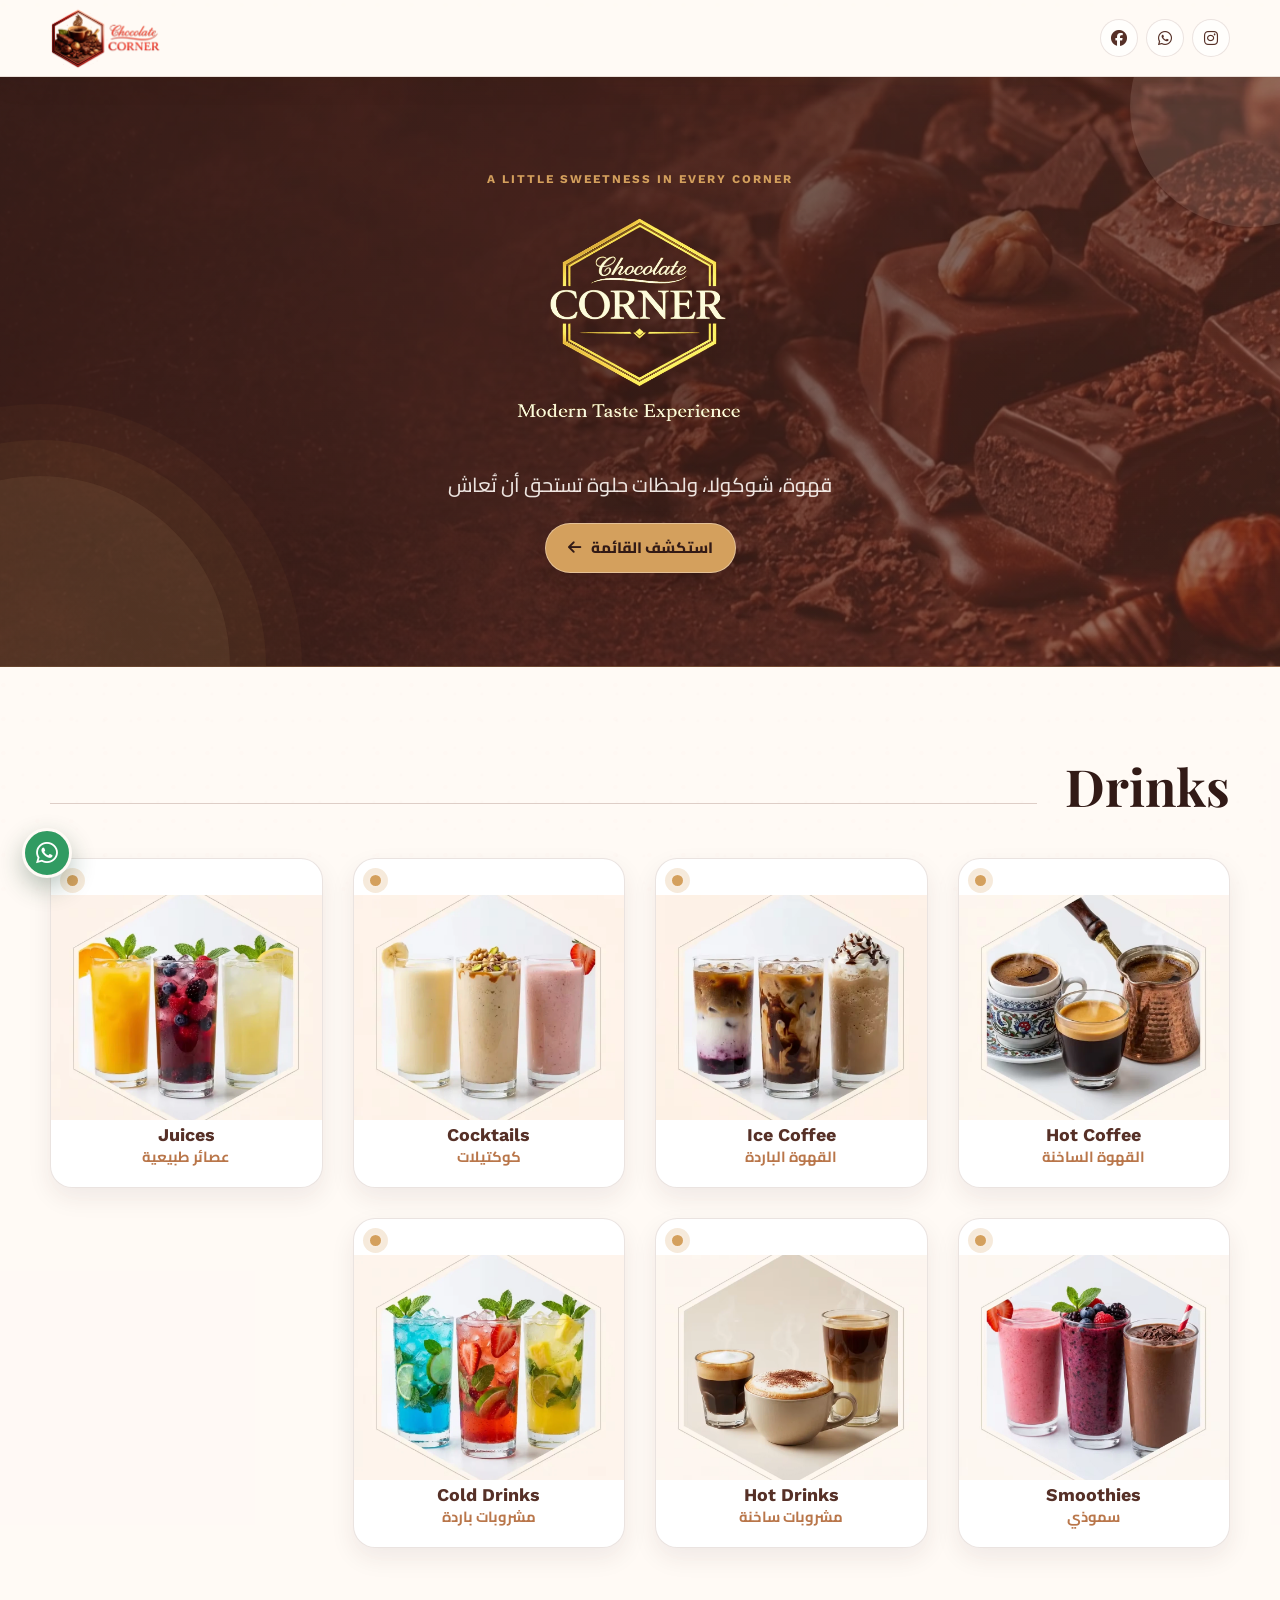
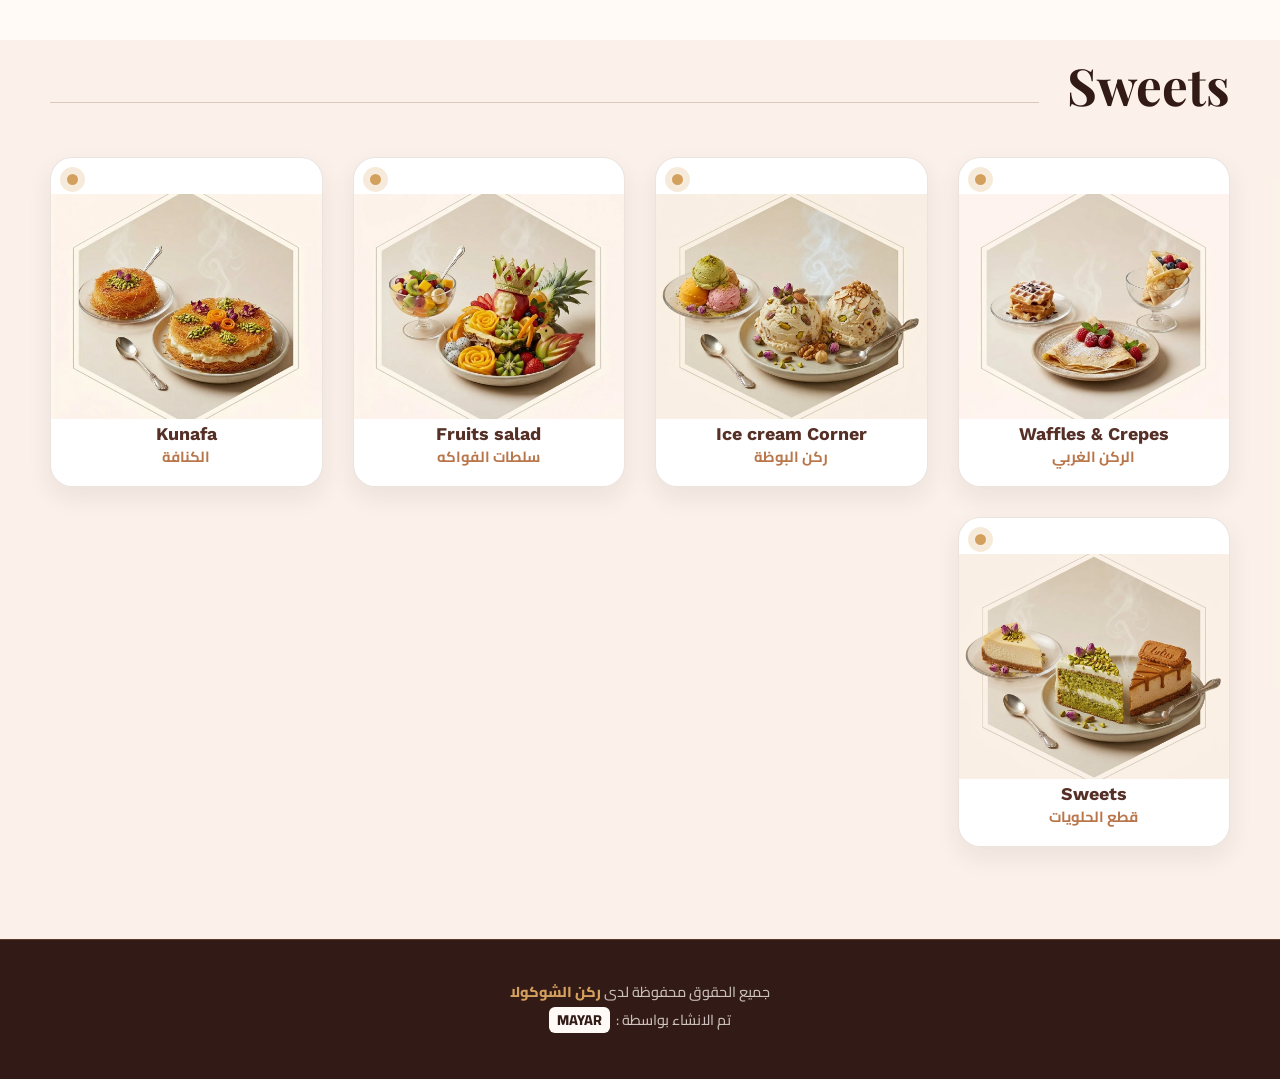
<file: index.html>
<!doctype html>
<html lang="ar">

<head>
  <meta charset="UTF-8" />
  <meta name="viewport" content="width=device-width, initial-scale=1.0" />
  <title>Chocolate Corner | Menu</title>
  <link rel="stylesheet" href="https://cdnjs.cloudflare.com/ajax/libs/font-awesome/6.7.2/css/all.min.css"
    integrity="sha512-Evv84Mr4kqVGRNSgIGL/F/aIDqQb7xQ2vcrdIwxfjThSH8CSR7PBEakCr51Ck+w+/U6swU2Im1vVX0SVk9ABhg=="
    crossorigin="anonymous" referrerpolicy="no-referrer" />
  <link rel="stylesheet" href="css/normalize.css" />
  <link rel="stylesheet" href="css/style.css" />
  <link rel="icon" href="images/logo.webp" />
  <link rel="preconnect" href="https://fonts.googleapis.com">
  <link rel="preconnect" href="https://fonts.gstatic.com" crossorigin>
  <link href="https://fonts.googleapis.com/css2?family=Cairo:wght@300;400;500;600;700;800&family=Gveret+Levin&family=Playfair+Display:ital,wght@0,400;0,500;0,600;0,700;1,400;1,500;1,600&family=Work+Sans:wght@400;500;600;700&display=swap" rel="stylesheet">
</head>

<body>
  <header>
    <div class="container">
      <a href="index.html" class="logo">
        <img src="images/header-logo.webp" alt="logo" />
      </a>

      <div class="social">
        <a href="https://www.facebook.com/profile.php?id=100057053096693" target="_blank"><i class="fa-brands fa-facebook face"></i></a>
        <a href="https://wa.me/+963956229001" target="_blank"><i class="fa-brands fa-whatsapp whats"></i></a>
        <a href="https://www.instagram.com/1chocolate_corner/" target="_blank"><i class="fa-brands fa-instagram insta"></i></a>
      </div>
    </div>
  </header>
  <section class="interface">
    <div class="container">
      <div class="hero-content">
        <span class="hero-kicker">A little sweetness in every corner</span>
        <img src="images/interface-logo.webp" alt="Chocolate Corner" />
        <p>قهوة، شوكولا، ولحظات حلوة تستحق أن تُعاش</p>
        <a class="hero-cta" href="#menu">استكشف القائمة <i class="fa-solid fa-arrow-left"></i></a>
      </div>
    </div>
  </section>
  <section class="ours" id="menu">
    <div class="sub">
    <h2>Drinks</h2>
    <hr>
    </div>
    <div class="container">
      <div class="all">
        <a href="drinks/hot.html">
          <div class="drink">
            <img src="images/hot-coffee.webp" alt="hot coffee" loading="lazy" />
            <h3>Hot Coffee</h3>
            <h3>القهوة الساخنة</h3>
          </div>
        </a>
        <a href="drinks/cold.html">
          <div class="drink">
            <img src="images/cold-coffee.webp" alt="" loading="lazy" />
            <h3>Ice Coffee</h3>
            <h3>القهوة الباردة</h3>
          </div>
        </a>
        <a href="drinks/koktil.html">
          <div class="drink">
            <img src="images/koktils.webp" alt="" loading="lazy" />
            <h3>Cocktails</h3>
            <h3>كوكتيلات</h3>
          </div>
        </a>
        <a href="drinks/juices.html">
          <div class="drink">
            <img src="images/juices.webp" alt="" loading="lazy" />
            <h3>Juices</h3>
            <h3>عصائر طبيعية</h3>
          </div>
        </a>
        <a href="drinks/smooze.html">
          <div class="drink">
            <img src="images/smoothie.webp" alt="" loading="lazy" />
            <h3>Smoothies</h3>
            <h3>سموذي</h3>
          </div>
        </a>
        <a href="drinks/hot-drinks.html">
          <div class="drink">
            <img src="images/hot-drinks.webp" alt="" loading="lazy" />
            <h3>Hot Drinks</h3>
            <h3>مشروبات ساخنة</h3>
          </div>
        </a>
        <a href="drinks/cold-drinks.html">
          <div class="drink">
            <img src="images/cold-drinks.webp" alt="" loading="lazy" />
            <h3>Cold Drinks</h3>
            <h3>مشروبات باردة</h3>
          </div>
        </a>
        
      </div>
    </div>
  </section>
  <section class="ours">
    <div class="sub">
    <h2>Sweets</h2>
    <hr>
    </div>
    <div class="container">
      <div class="all">
        <a href="drinks/freash.html">
          <div class="drink">
            <img src="images/waffles.webp" alt="hot coffee" loading="lazy" />
            <h3>Waffles & Crepes</h3>
            <h3>الركن الغربي</h3>
          </div>
        </a>
        <a href="drinks/ice.html">
          <div class="drink">
            <img src="images/ice-creams.webp" alt="" loading="lazy" />
            <h3>Ice cream Corner</h3>
            <h3>ركن البوظة</h3>
          </div>
        </a>
        <a href="drinks/milk.html">
          <div class="drink">
            <img src="images/fruit-salad.webp" alt="" loading="lazy" />
            <h3>Fruits salad</h3>
            <h3>سلطات الفواكه</h3>
          </div>
        </a>
        <a href="drinks/salad.html">
          <div class="drink">
            <img src="images/kunafa.webp" alt="" loading="lazy" />
            <h3>Kunafa</h3>
            <h3>الكنافة</h3>
          </div>
        </a>
        <a href="drinks/sweets.html">
          <div class="drink">
            <img src="images/sweet.webp" alt="" loading="lazy" />
            <h3>Sweets</h3>
            <h3>قطع الحلويات</h3>
          </div>
        </a>
        
      </div>
    </div>
  </section>
  <footer>
    
    <p>جميع الحقوق محفوظة لدى <span>ركن الشوكولا</span></p>
    <p>تم الانشاء بواسطة :<span><a href="https://wa.me/+963968236616" target="_blank">MAYAR</a></span></p>

  </footer>
  <a class="whatsapp" href="https://wa.me/+963956229001" class="whatsapp" aria-label="تواصل معنا عبر واتساب" target="_blank">
    <i class="fa-brands fa-whatsapp"></i>
  </a>


</body>


</html>
</file>
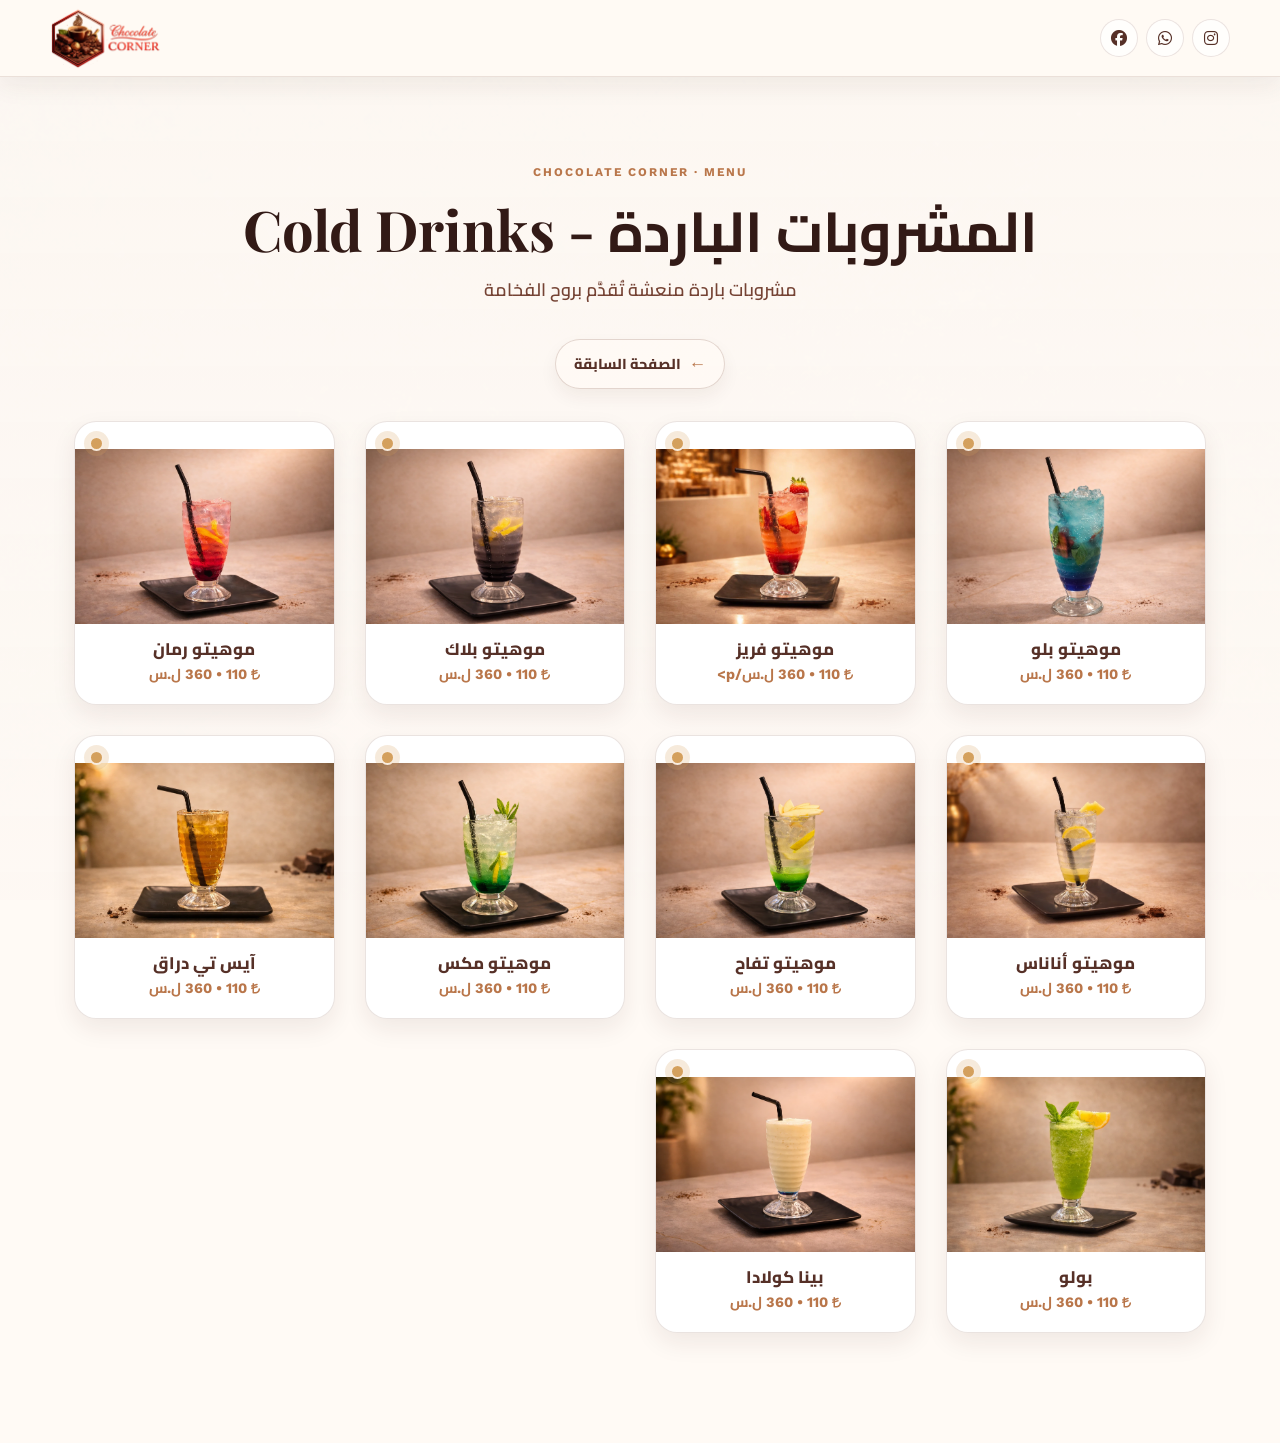
<file: drinks/cold-drinks.html>
<!DOCTYPE html>
<html lang="en">
<head>
    <meta charset="UTF-8">
    <meta name="viewport" content="width=device-width, initial-scale=1.0">
    <title>Cold Drinks</title>
      <link rel="stylesheet" href="https://cdnjs.cloudflare.com/ajax/libs/font-awesome/6.7.2/css/all.min.css"
        integrity="sha512-Evv84Mr4kqVGRNSgIGL/F/aIDqQb7xQ2vcrdIwxfjThSH8CSR7PBEakCr51Ck+w+/U6swU2Im1vVX0SVk9ABhg=="
        crossorigin="anonymous" referrerpolicy="no-referrer" />
    <link rel="stylesheet" href="css/drinks.css">
    <link rel="icon" href="../images/hot-coffee.webp">
</head>
<body>
    <img class="back" src="../images/types-background.webp">
    <header>
        <div class="container">
            <a href="../index.html" class="logo">
               <img src="../images/header-logo.webp" alt="logo" />
              
            </a>

        <div class="social"> 
             <a href="https://www.facebook.com/profile.php?id=100057053096693" target="_blank"><i class="fa-brands fa-facebook face"></i></a>
        <a href="https://wa.me/+963956229001" target="_blank"><i class="fa-brands fa-whatsapp whats"></i></a>
        <a href="https://www.instagram.com/1chocolate_corner/" target="_blank"><i class="fa-brands fa-instagram insta"></i></a>
        </div>
      </div>
    </header>
    <div class="head">
        <div>
            <h1>المشروبات الباردة - Cold Drinks</h1>
           
        </div>
        <p>مشروبات باردة منعشة تُقدَّم بروح الفخامة</p>
    </div>
    <section class="types">
    <a href="../index.html">الصفحة السابقة</a>

<div class="container">





<div class="type">
    <img src="../images/imgs/mohito-blue.webp" alt="" loading="lazy">
    <h2>موهيتو بلو</h2>
    <p> <i class="fa-solid fa-turkish-lira-sign"></i> 110  •  360 ل.س</p>
</div>

<div class="type">
    <img src="../images/imgs/strubery-mohito.webp" alt="" loading="lazy">
    <h2>موهيتو فريز</h2>
     <p> <i class="fa-solid fa-turkish-lira-sign"></i> 110  •  360 ل.س/p>
</div>

<div class="type">
    <img src="../images/imgs/mohito-black.webp" alt="" loading="lazy">
    <h2>موهيتو بلاك</h2>
    <p> <i class="fa-solid fa-turkish-lira-sign"></i> 110  •  360 ل.س</p>
</div>

<div class="type">
    <img src="../images/imgs/mohito-rman.webp" alt="" loading="lazy">
    <h2>موهيتو رمان</h2>
    <p> <i class="fa-solid fa-turkish-lira-sign"></i> 110  •  360 ل.س</p>
</div>

<div class="type">
    <img src="../images/imgs/mohito-ananas.webp" alt="" loading="lazy">
    <h2>موهيتو أناناس</h2>
    <p> <i class="fa-solid fa-turkish-lira-sign"></i> 110  •  360 ل.س</p>
</div>
<div class="type">
    <img src="../images/imgs/mohito-apple.webp" alt="" loading="lazy">
    <h2>موهيتو تفاح</h2>
    <p> <i class="fa-solid fa-turkish-lira-sign"></i> 110  •  360 ل.س</p>
</div>

<div class="type">
    <img src="../images/imgs/mohito-mix.webp" alt="" loading="lazy">
    <h2>موهيتو مكس</h2>
    <p> <i class="fa-solid fa-turkish-lira-sign"></i> 110  •  360 ل.س</p>
</div>

<div class="type">
    <img src="../images/imgs/ice-tea.webp" alt="" loading="lazy">
    <h2>آيس تي دراق</h2>
    <p> <i class="fa-solid fa-turkish-lira-sign"></i> 110  •  360 ل.س</p>
</div>

<div class="type">
    <img src="../images/imgs/bolo.webp" alt="" loading="lazy">
    <h2>بولو</h2>
    <p> <i class="fa-solid fa-turkish-lira-sign"></i> 110  •  360 ل.س</p>
</div>

<div class="type">
    <img src="../images/imgs/bina-kolada.webp" alt="" loading="lazy">
    <h2>بينا كولادا</h2>
    <p> <i class="fa-solid fa-turkish-lira-sign"></i> 110  •  360 ل.س</p>
</div>



</div>

</section>












</body>

</html>
</file>
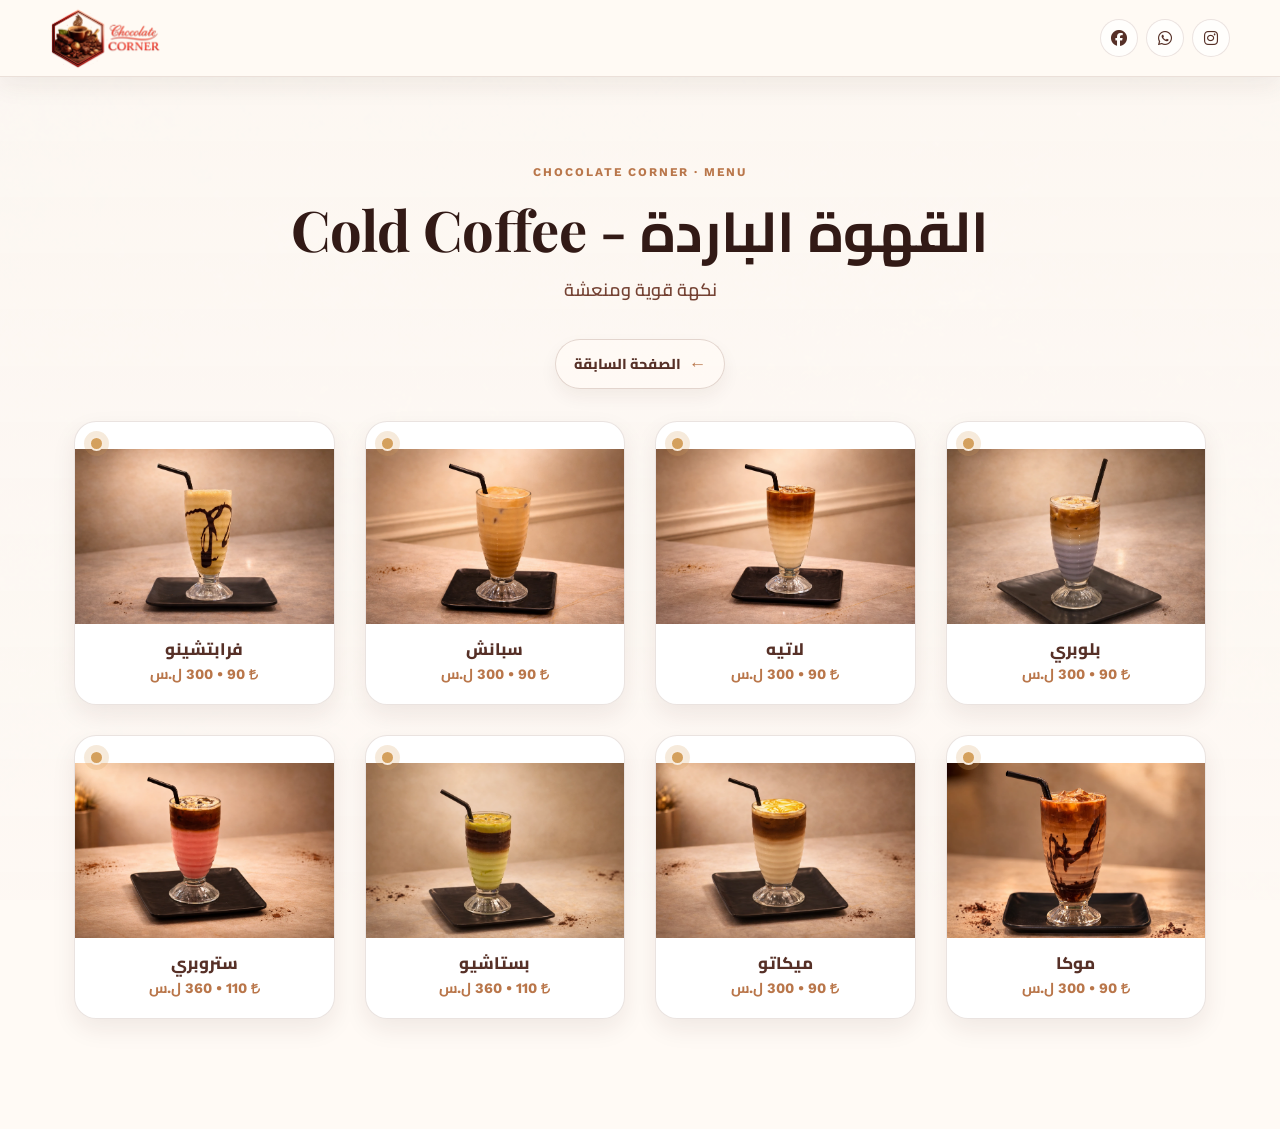
<file: drinks/cold.html>
<!DOCTYPE html>
<html lang="en">

<head>
    <meta charset="UTF-8">
    <meta name="viewport" content="width=device-width, initial-scale=1.0">
    <title>Ice Coffee</title>
    <link rel="stylesheet" href="https://cdnjs.cloudflare.com/ajax/libs/font-awesome/6.7.2/css/all.min.css"
        integrity="sha512-Evv84Mr4kqVGRNSgIGL/F/aIDqQb7xQ2vcrdIwxfjThSH8CSR7PBEakCr51Ck+w+/U6swU2Im1vVX0SVk9ABhg=="
        crossorigin="anonymous" referrerpolicy="no-referrer" />
    <link rel="stylesheet" href="css/drinks.css">
    <link rel="icon" href="../images/cold-coffee.webp">
</head>

<body>
    <img class="back" src="../images/types-background.webp">
       <header>
      <div class="change-color"></div>
        <div class="container">
            <a href="../index.html" class="logo">
               <img src="../images/header-logo.webp" alt="logo" />
              
            </a>

        <div class="social"> 
            <a href="https://www.facebook.com/profile.php?id=100057053096693" target="_blank"><i class="fa-brands fa-facebook face"></i></a>
        <a href="https://wa.me/+963956229001" target="_blank"><i class="fa-brands fa-whatsapp whats"></i></a>
        <a href="https://www.instagram.com/1chocolate_corner/" target="_blank"><i class="fa-brands fa-instagram insta"></i></a>
        </div>
      </div>
    </header>
    <div class="head">
        <div>
            <h1>القهوة الباردة - Cold Coffee</h1>
            
        </div>
        <p>نكهة قوية ومنعشة</p>
    </div>
    <section class="types">
        <a href="../index.html">الصفحة السابقة</a>

<div class="container">
        <div class="type">
            <img src="../images/imgs/cold-blubery.webp" alt="" loading="lazy">
            <h2>بلوبري</h2>
            <p> <i class="fa-solid fa-turkish-lira-sign"></i> 90  •  300 ل.س</p>
        </div>

        <div class="type">
            <img src="../images/imgs/ice-lattee.webp" alt="" loading="lazy">
            <h2>لاتيه</h2>
           <p> <i class="fa-solid fa-turkish-lira-sign"></i> 90  •  300 ل.س</p>
        </div>

        <div class="type">
            <img src="../images/imgs/ice-spanish.webp" alt="" loading="lazy">
            <h2>سبانش</h2>
            <p> <i class="fa-solid fa-turkish-lira-sign"></i> 90  •  300 ل.س</p>
        </div>

        <div class="type">
            <img src="../images/imgs/ice-fraptcino.webp" alt="" loading="lazy">
            <h2>فرابتشينو</h2>
            <p> <i class="fa-solid fa-turkish-lira-sign"></i> 90  •  300 ل.س</p>
        </div>


        <div class="type">
            <img src="../images/imgs/ice-moca.webp" alt="" loading="lazy">
            <h2>موكا</h2>
            <p> <i class="fa-solid fa-turkish-lira-sign"></i> 90  •  300 ل.س</p>
        </div>

        <div class="type">
            <img src="../images/imgs/ice-mecato.webp" alt="" loading="lazy">
            <h2>ميكاتو</h2>
            <p> <i class="fa-solid fa-turkish-lira-sign"></i> 90  •  300 ل.س</p>
        </div>

        <div class="type">
            <img src="../images/imgs/cold-pistachio.webp" alt="" loading="lazy">
            <h2>بستاشيو</h2>
            <p> <i class="fa-solid fa-turkish-lira-sign"></i> 110  •  360 ل.س</p>
        </div>

        <div class="type">
            <img src="../images/imgs/cold-strubery.webp" alt="" loading="lazy">
            <h2>ستروبري</h2>
            <p> <i class="fa-solid fa-turkish-lira-sign"></i> 110  •  360 ل.س</p>
        </div>

      
</div>


    </section>












</body>


</html>
</file>
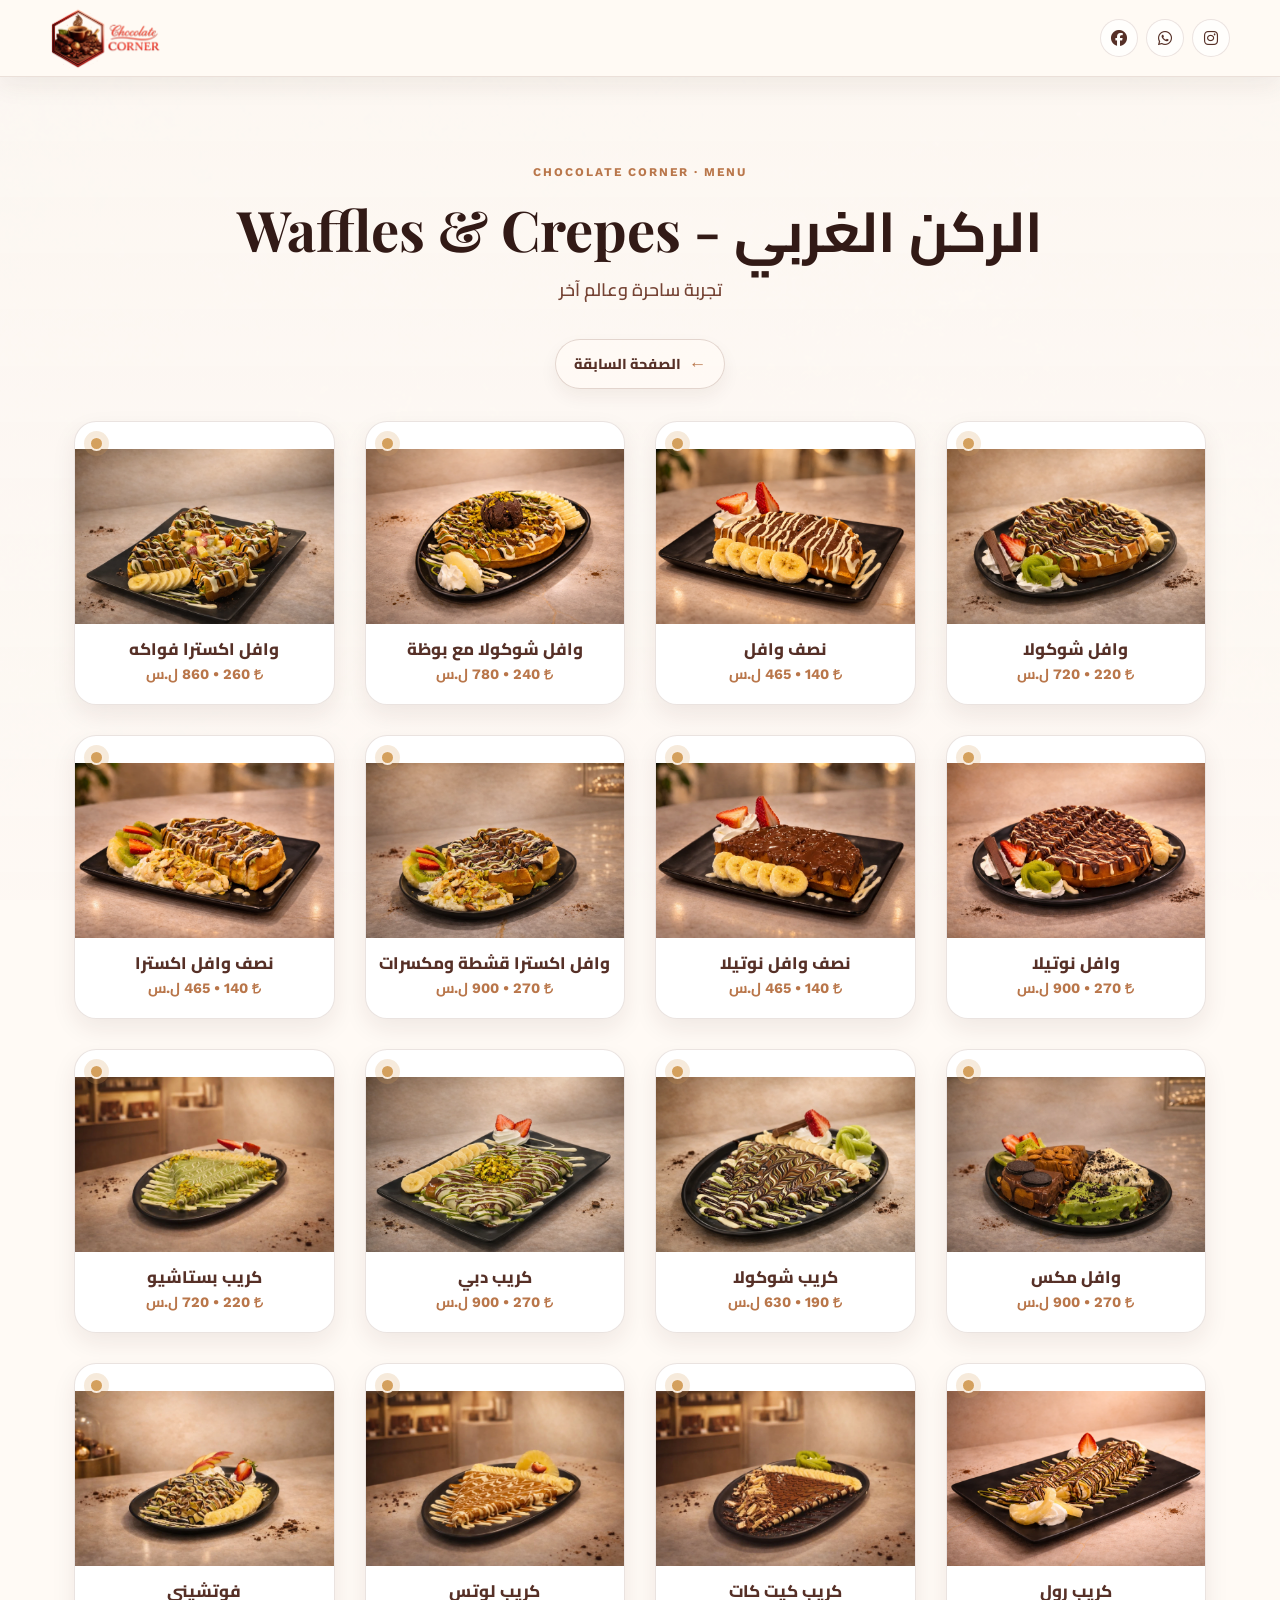
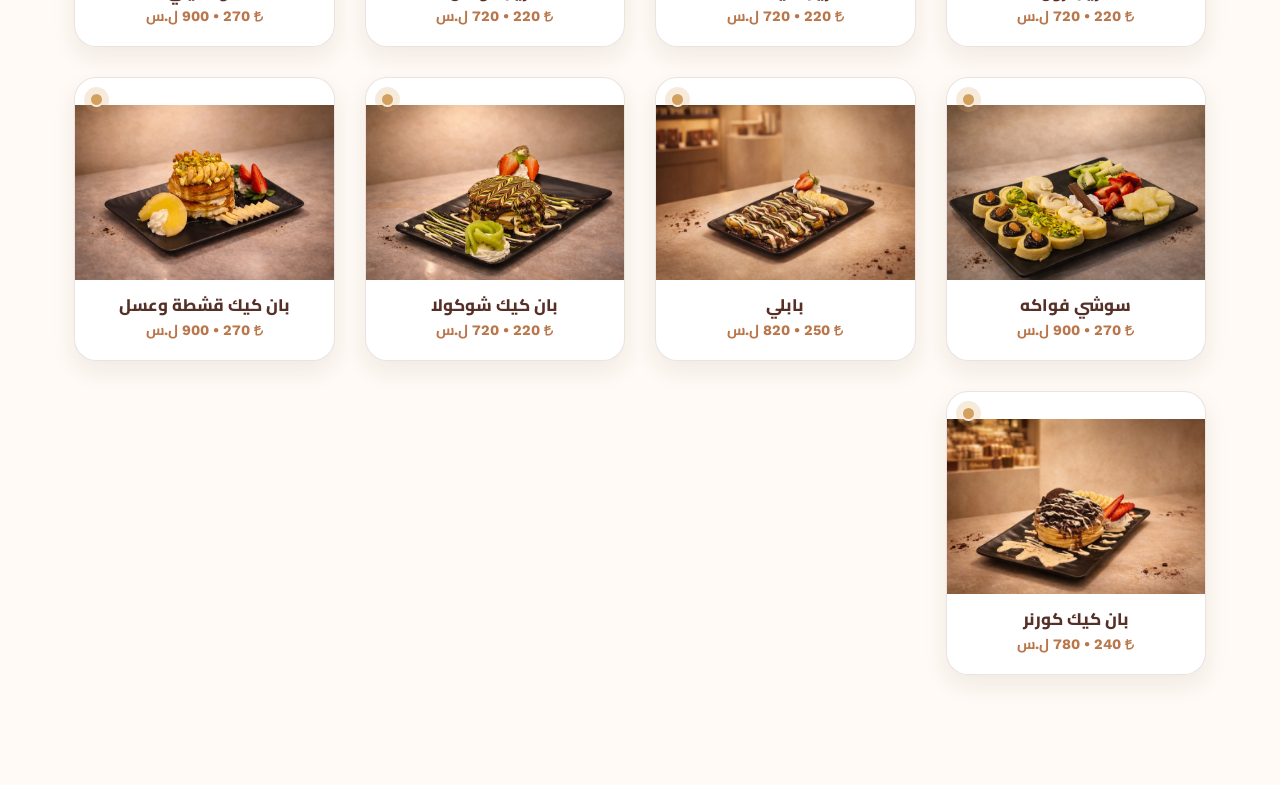
<file: drinks/freash.html>
<!DOCTYPE html>
<html lang="en">

<head>
    <meta charset="UTF-8">
    <meta name="viewport" content="width=device-width, initial-scale=1.0">
    <title>Waffles & Crepes</title>
    <link rel="stylesheet" href="https://cdnjs.cloudflare.com/ajax/libs/font-awesome/6.7.2/css/all.min.css"
        integrity="sha512-Evv84Mr4kqVGRNSgIGL/F/aIDqQb7xQ2vcrdIwxfjThSH8CSR7PBEakCr51Ck+w+/U6swU2Im1vVX0SVk9ABhg=="
        crossorigin="anonymous" referrerpolicy="no-referrer" />
    <link rel="stylesheet" href="css/drinks.css">
    <link rel="icon" href="../images/waffles.webp">
</head>

<body>
    <img class="back" src="../images/types-background.webp">
    <header>

        <div class="container">
            <a href="../index.html" class="logo">
                <img src="../images/header-logo.webp" alt="logo" />

            </a>

            <div class="social">
                 <a href="https://www.facebook.com/profile.php?id=100057053096693" target="_blank"><i class="fa-brands fa-facebook face"></i></a>
        <a href="https://wa.me/+963956229001" target="_blank"><i class="fa-brands fa-whatsapp whats"></i></a>
        <a href="https://www.instagram.com/1chocolate_corner/" target="_blank"><i class="fa-brands fa-instagram insta"></i></a>
                
            </div>
        </div>
    </header>
    <div class="head">
        <div>
            <h1>الركن الغربي - Waffles & Crepes</h1>
            
        </div>
        <p>تجربة ساحرة وعالم آخر</p>
    </div>
    <section class="types">
        <a href="../index.html">الصفحة السابقة</a>
<div class="container">

        <div class="type">
            <img src="../images/imgs/waflle-chocola.webp" alt="" loading="lazy">
            <h2>وافل شوكولا</h2>
            <p> <i class="fa-solid fa-turkish-lira-sign"></i> 220  •  720 ل.س</p>
        </div>
        <div class="type">
            <img src="../images/imgs/half-waffle.webp" alt="" loading="lazy">
            <h2>نصف وافل</h2>
            <p> <i class="fa-solid fa-turkish-lira-sign"></i> 140  •  465 ل.س</p>
        </div>
        <div class="type">
            <img src="../images/imgs/ice-waffle.webp" alt="" loading="lazy">
            <h2>وافل شوكولا مع بوظة</h2>
            <p> <i class="fa-solid fa-turkish-lira-sign"></i> 240  •  780 ل.س</p>
        </div>
        <div class="type">
            <img src="../images/imgs/waffle-extra-fruits.webp" alt="" loading="lazy">
            <h2>وافل اكسترا فواكه</h2>
            <p> <i class="fa-solid fa-turkish-lira-sign"></i> 260  •  860 ل.س</p>
        </div>
        <div class="type">
            <img src="../images/imgs/waffle-nutila.webp" alt="" loading="lazy">
            <h2>وافل نوتيلا</h2>
            <p> <i class="fa-solid fa-turkish-lira-sign"></i> 270  •  900 ل.س</p>
        </div>
        <div class="type">
            <img src="../images/imgs/half-waffle-nutila.webp" alt="" loading="lazy">
            <h2>نصف وافل نوتيلا</h2>
            <p> <i class="fa-solid fa-turkish-lira-sign"></i> 140  •  465 ل.س</p>
        </div>


        <div class="type">
            <img src="../images/imgs/waffle-extra-qshta.webp" alt="" loading="lazy">
            <h2>وافل اكسترا قشطة ومكسرات</h2>
            <p> <i class="fa-solid fa-turkish-lira-sign"></i> 270  •  900 ل.س</p>
        </div>
        <div class="type">
            <img src="../images/imgs/half-waffle-extra.webp" alt="" loading="lazy">
            <h2>نصف وافل اكسترا</h2>
            <p> <i class="fa-solid fa-turkish-lira-sign"></i> 140  •  465 ل.س</p>
        </div>

        <div class="type">
            <img src="../images/imgs/waffle-mix.webp" alt="" loading="lazy">
            <h2>وافل مكس</h2>
            <p> <i class="fa-solid fa-turkish-lira-sign"></i> 270  •  900 ل.س</p>
        </div>

        <div class="type">
            <img src="../images/imgs/crepe-chocola.webp" alt="" loading="lazy">
            <h2>كريب شوكولا</h2>
            <p> <i class="fa-solid fa-turkish-lira-sign"></i> 190  •  630 ل.س</p>
        </div>

        <div class="type">
            <img src="../images/imgs/dubai-crepe.webp" alt="" loading="lazy">
            <h2>كريب دبي</h2>
            <p> <i class="fa-solid fa-turkish-lira-sign"></i> 270  •  900 ل.س</p>
        </div>

        <div class="type">
            <img src="../images/imgs/pistachio-crepe.webp" alt="" loading="lazy">
            <h2>كريب بستاشيو</h2>
            <p> <i class="fa-solid fa-turkish-lira-sign"></i> 220  •  720 ل.س</p>
        </div>
        <div class="type">
            <img src="../images/imgs/crepe-role.webp" alt="" loading="lazy">
            <h2>كريب رول</h2>
            <p> <i class="fa-solid fa-turkish-lira-sign"></i> 220  •  720 ل.س</p>
        </div>
        <div class="type">
            <img src="../images/imgs/kitkat-crepe.webp" alt="" loading="lazy">
            <h2>كريب كيت كات</h2>
            <p> <i class="fa-solid fa-turkish-lira-sign"></i> 220  •  720 ل.س</p>
        </div>
        <div class="type">
            <img src="../images/imgs/lotus-crepe.webp" alt="" loading="lazy">
            <h2>كريب لوتس</h2>
            <p> <i class="fa-solid fa-turkish-lira-sign"></i> 220  •  720 ل.س</p>
        </div>
        <!-- <div class="type">
            <img src="../images/imgs/corner" alt="">
            <h2>كورنر باربي</h2>
            <p><i class="fa-solid fa-turkish-lira-sign"></i> 170</p>
        </div> -->
        <div class="type">
            <img src="../images/imgs/photshini.webp" alt="" loading="lazy">
            <h2>فوتشيني</h2>
            <p> <i class="fa-solid fa-turkish-lira-sign"></i> 270  •  900 ل.س</p>
        </div>
        <div class="type">
            <img src="../images/imgs/sushi-fruits.webp" alt="" loading="lazy">
            <h2>سوشي فواكه</h2>
            <p> <i class="fa-solid fa-turkish-lira-sign"></i> 270  •  900 ل.س</p>
        </div>
         <div class="type">
            <img src="../images/imgs/bablie.webp" alt="" loading="lazy">
            <h2>بابلي</h2>
            <p> <i class="fa-solid fa-turkish-lira-sign"></i> 250  •  820 ل.س</p>
        </div>

        <div class="type">
            <img src="../images/imgs/bancake-chocolate.webp" alt="" loading="lazy">
            <h2>بان كيك شوكولا</h2>
            <p> <i class="fa-solid fa-turkish-lira-sign"></i> 220  •  720 ل.س</p>
        </div>

        <div class="type">
            <img src="../images/imgs/bancake-qshta-honey.webp" alt="" loading="lazy">
            <h2>بان كيك قشطة وعسل</h2>
            <p> <i class="fa-solid fa-turkish-lira-sign"></i> 270  •  900 ل.س</p>
        </div>

        <div class="type">
            <img src="../images/imgs/bancake-corner.webp" alt="" loading="lazy">
            <h2>بان كيك كورنر</h2>
            <p> <i class="fa-solid fa-turkish-lira-sign"></i> 240  •  780 ل.س</p>
        </div>

        <!-- <div class="type">
            <img src="imgs/شيك فانيل.jpeg" alt="">
            <h2>غوفر شوكولا</h2>
            <p><i class="fa-solid fa-turkish-lira-sign"></i> 100</p>
        </div>
        <div class="type">
            <img src="imgs/شيك فانيل.jpeg" alt="">
            <h2>إضافة بوظة</h2>
            <p><i class="fa-solid fa-turkish-lira-sign"></i> 20</p>
        </div> -->
</div>


    </section>












</body>


</html>
</file>
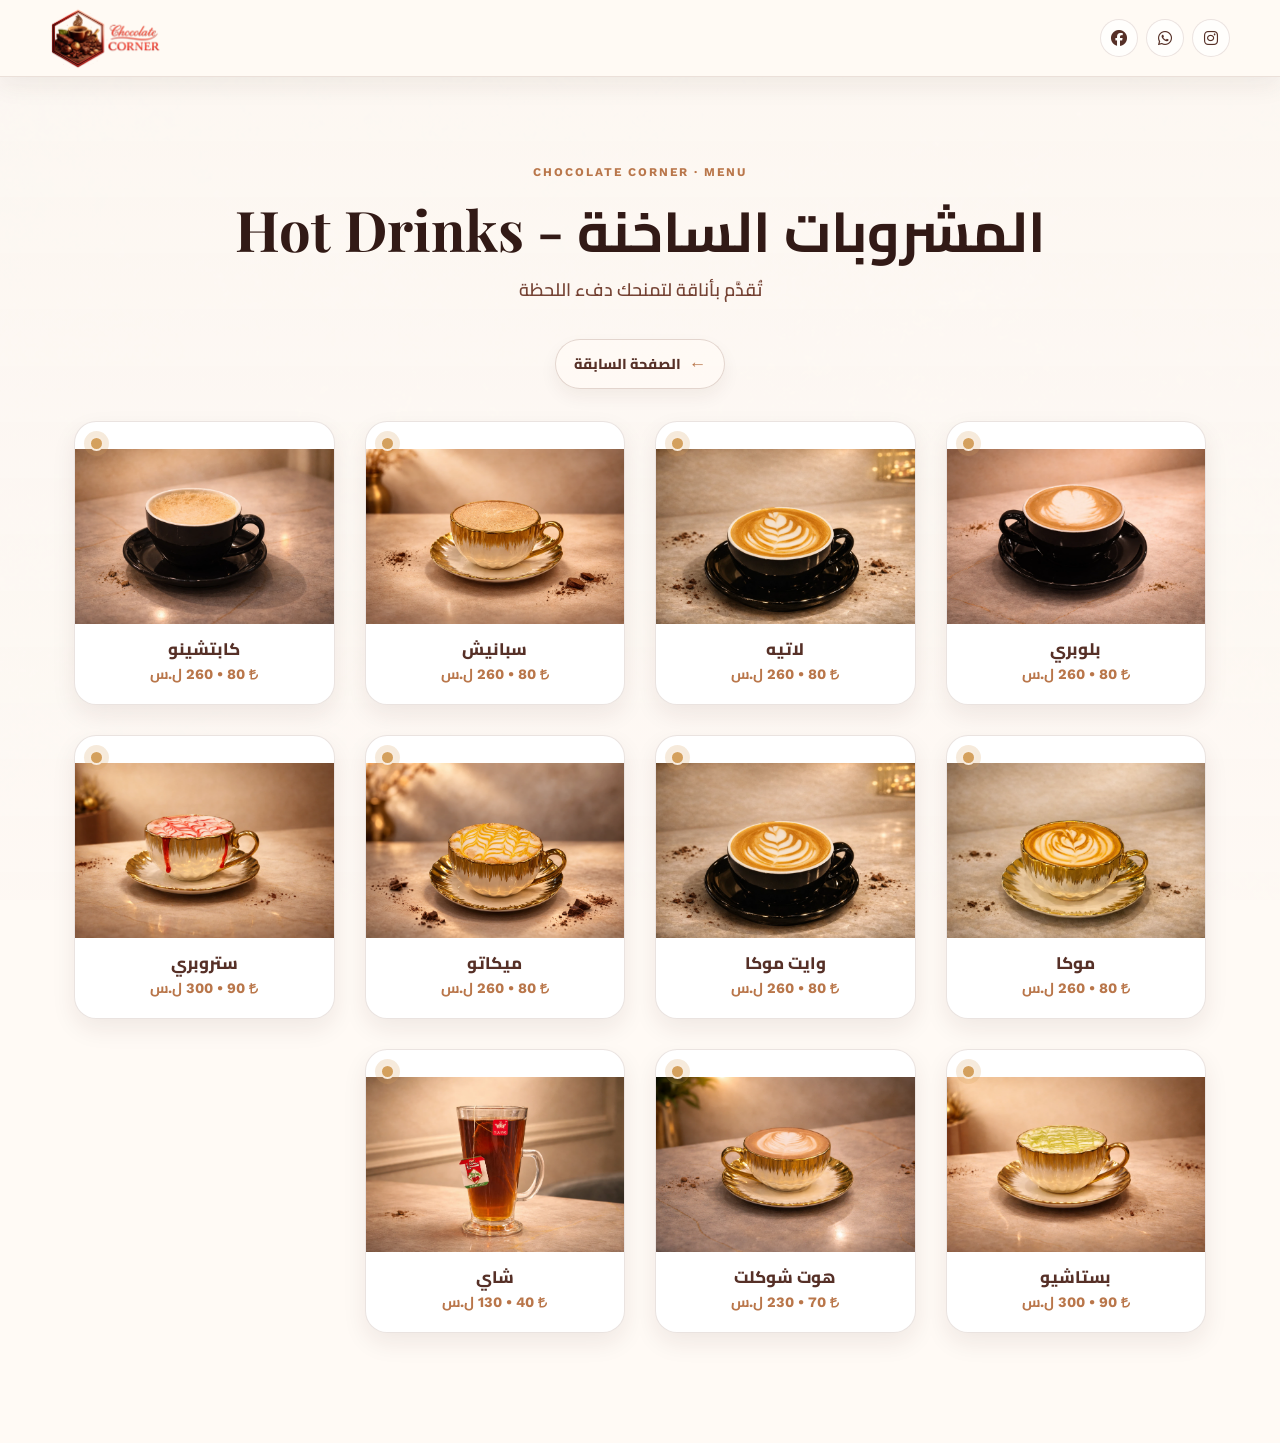
<file: drinks/hot-drinks.html>
<!DOCTYPE html>
<html lang="en">
<head>
    <meta charset="UTF-8">
    <meta name="viewport" content="width=device-width, initial-scale=1.0">
    <title>Hot Drinks</title>
      <link rel="stylesheet" href="https://cdnjs.cloudflare.com/ajax/libs/font-awesome/6.7.2/css/all.min.css"
        integrity="sha512-Evv84Mr4kqVGRNSgIGL/F/aIDqQb7xQ2vcrdIwxfjThSH8CSR7PBEakCr51Ck+w+/U6swU2Im1vVX0SVk9ABhg=="
        crossorigin="anonymous" referrerpolicy="no-referrer" />
    <link rel="stylesheet" href="css/drinks.css">
    <link rel="icon" href="../images/hot-coffee.webp">
</head>
<body>
    <img class="back" src="../images/types-background.webp">
    <header>
        <div class="container">
            <a href="../index.html" class="logo">
              <img src="../images/header-logo.webp" alt="logo" />
              
            </a>

        <div class="social"> 
             <a href="https://www.facebook.com/profile.php?id=100057053096693" target="_blank"><i class="fa-brands fa-facebook face"></i></a>
        <a href="https://wa.me/+963956229001" target="_blank"><i class="fa-brands fa-whatsapp whats"></i></a>
        <a href="https://www.instagram.com/1chocolate_corner/" target="_blank"><i class="fa-brands fa-instagram insta"></i></a>
        </div>
      </div>
    </header>
    <div class="head">
        <div>
            <h1>المشروبات الساخنة - Hot Drinks</h1>
            
        </div>
        <p>تُقدَّم بأناقة لتمنحك دفء اللحظة</p>
    </div>
    <section class="types">
    <a href="../index.html">الصفحة السابقة</a>

<div class="container">





<div class="type">
    <img src="../images/imgs/hot-blubery.webp" alt="" loading="lazy">
    <h2>بلوبري</h2>
     <p> <i class="fa-solid fa-turkish-lira-sign"></i> 80  •  260 ل.س</p>
</div>

<div class="type">
    <img src="../images/imgs/latte-hot.webp" alt="" loading="lazy">
    <h2>لاتيه</h2>
     <p> <i class="fa-solid fa-turkish-lira-sign"></i> 80  •  260 ل.س</p>
</div>

<div class="type">
    <img src="../images/imgs/hot-spanish.webp" alt="" loading="lazy">
    <h2>سبانيش</h2>
    <p> <i class="fa-solid fa-turkish-lira-sign"></i> 80  •  260 ل.س</p>
</div>

<div class="type">
    <img src="../images/imgs/cappochino.webp" alt="" loading="lazy">
    <h2>كابتشينو</h2>
    <p> <i class="fa-solid fa-turkish-lira-sign"></i> 80  •  260 ل.س</p>
</div>

<div class="type">
    <img src="../images/imgs/moca-hot.webp" alt="" loading="lazy">
    <h2>موكا</h2>
    <p> <i class="fa-solid fa-turkish-lira-sign"></i> 80  •  260 ل.س</p>
</div>
<div class="type">
    <img src="../images/imgs/latte-hot.webp" alt="" loading="lazy">
    <h2>وايت موكا</h2>
    <p> <i class="fa-solid fa-turkish-lira-sign"></i> 80  •  260 ل.س</p>
</div>

<div class="type">
    <img src="../images/imgs/hot-mecato.webp" alt="" loading="lazy">
    <h2>ميكاتو</h2>
    <p> <i class="fa-solid fa-turkish-lira-sign"></i> 80  •  260 ل.س</p>
</div>

<div class="type">
    <img src="../images/imgs/hot-strubery.webp" alt="" loading="lazy">
    <h2>ستروبري</h2>
    <p> <i class="fa-solid fa-turkish-lira-sign"></i> 90  •  300 ل.س</p>
</div>

<div class="type">
    <img src="../images/imgs/hot-pistachio.webp" alt="" loading="lazy">
    <h2>بستاشيو</h2>
    <p> <i class="fa-solid fa-turkish-lira-sign"></i> 90  •  300 ل.س</p>
</div>

<div class="type">
    <img src="../images/imgs/hot-choclate.webp" alt="" loading="lazy">
    <h2>هوت شوكلت</h2>
    <p> <i class="fa-solid fa-turkish-lira-sign"></i> 70  •  230 ل.س</p>
</div>
<div class="type">
    <img src="../images/imgs/tea.webp" alt="" loading="lazy">
    <h2>شاي</h2>
    <p> <i class="fa-solid fa-turkish-lira-sign"></i> 40  •  130 ل.س</p>
</div>



</div>

</section>












</body>

</html>
</file>
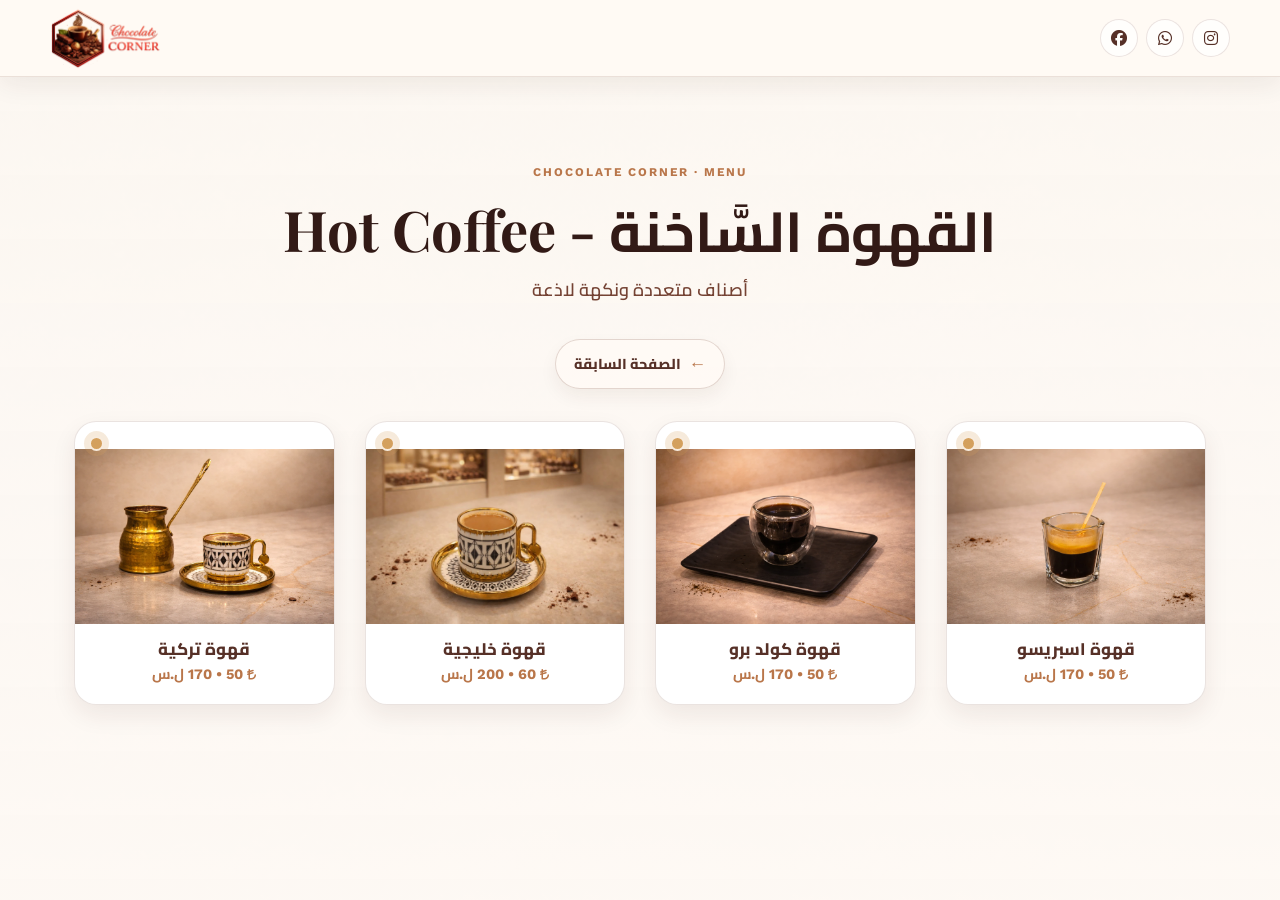
<file: drinks/hot.html>
<!DOCTYPE html>
<html lang="en">
<head>
    <meta charset="UTF-8">
    <meta name="viewport" content="width=device-width, initial-scale=1.0">
    <title>Hot Coffee</title>
      <link rel="stylesheet" href="https://cdnjs.cloudflare.com/ajax/libs/font-awesome/6.7.2/css/all.min.css"
        integrity="sha512-Evv84Mr4kqVGRNSgIGL/F/aIDqQb7xQ2vcrdIwxfjThSH8CSR7PBEakCr51Ck+w+/U6swU2Im1vVX0SVk9ABhg=="
        crossorigin="anonymous" referrerpolicy="no-referrer" />
    <link rel="stylesheet" href="css/drinks.css">
    <link rel="icon" href="../images/hot-coffee.webp">
</head>
<body>
    <img class="back" src="../images/types-background.webp">
    <header>
        <div class="container">
            <a href="../index.html" class="logo">
               <img src="../images/header-logo.webp" alt="logo" />
              
            </a>

        <div class="social"> 
             <a href="https://www.facebook.com/profile.php?id=100057053096693" target="_blank"><i class="fa-brands fa-facebook face"></i></a>
        <a href="https://wa.me/+963956229001" target="_blank"><i class="fa-brands fa-whatsapp whats"></i></a>
        <a href="https://www.instagram.com/1chocolate_corner/" target="_blank"><i class="fa-brands fa-instagram insta"></i></a>
        </div>
      </div>
    </header>
    <div class="head">
        <h1>القهوة السَّاخنة - Hot Coffee</h1>
        <p>أصناف متعددة ونكهة لاذعة</p>
    </div>
    <section class="types">
    <a href="../index.html">الصفحة السابقة</a>

<div class="container">

<div class="type">
    <img src="../images/imgs/espresso.webp" alt="" loading="lazy">
    <h2>قهوة اسبريسو</h2>
   <p> <i class="fa-solid fa-turkish-lira-sign"></i> 50  •  170 ل.س</p>
</div>

<div class="type">
    <img src="../images/imgs/gold-pro.webp" alt="" loading="lazy">
    <h2>قهوة كولد برو</h2>
    <p> <i class="fa-solid fa-turkish-lira-sign"></i> 50  •  170 ل.س</p>
</div>

<div class="type">
    <img src="../images/imgs/coffee-khlejea.webp" alt="" loading="lazy">
    <h2>قهوة خليجية</h2>
    <p> <i class="fa-solid fa-turkish-lira-sign"></i> 60  •  200 ل.س</p>
</div>

<div class="type">
    <img src="../images/imgs/turk-coffee.webp" alt="" loading="lazy">
    <h2>قهوة تركية</h2>
     <p> <i class="fa-solid fa-turkish-lira-sign"></i> 50  •  170 ل.س</p>
</div>



</div>

</section>












</body>

</html>
</file>
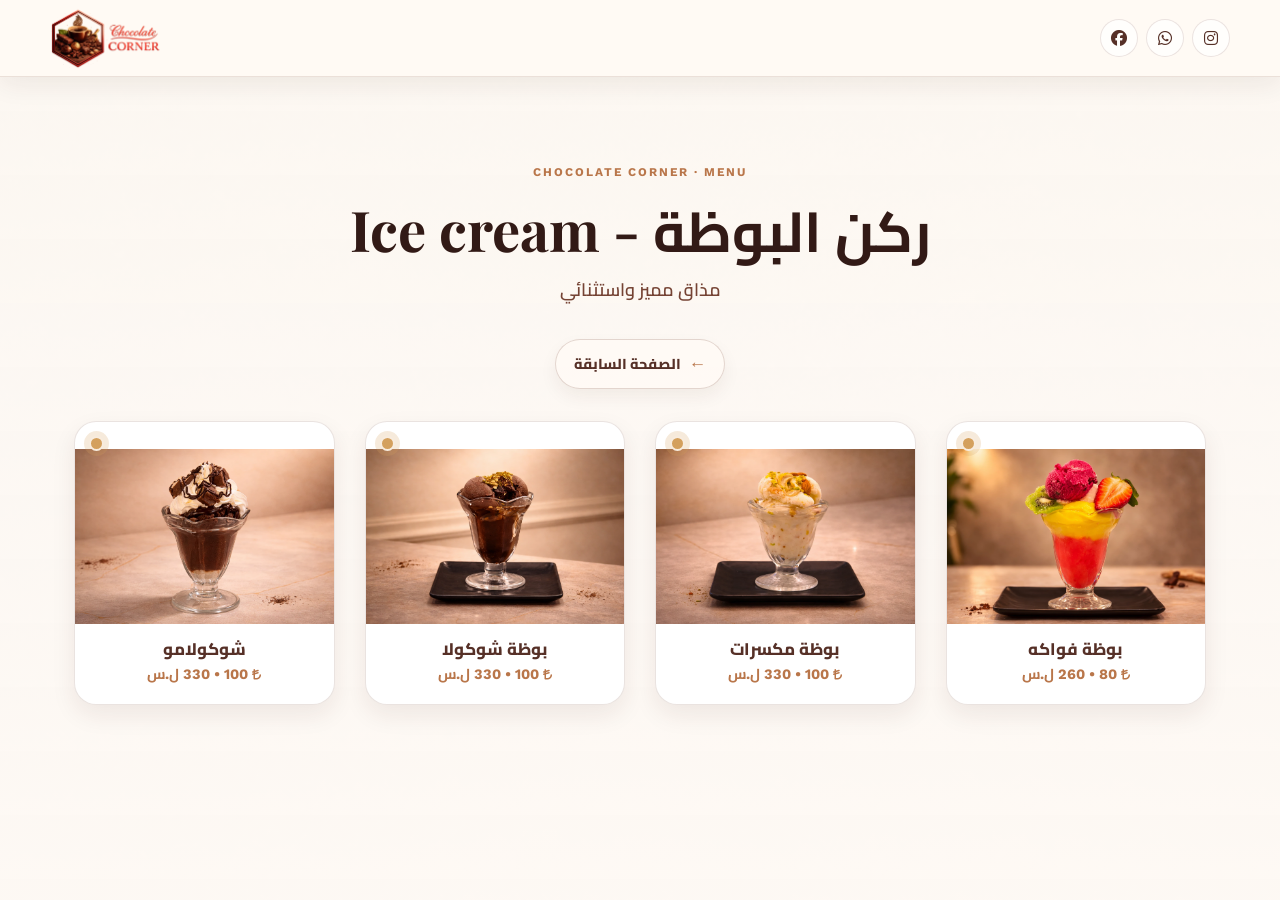
<file: drinks/ice.html>
<!DOCTYPE html>
<html lang="en">

<head>
    <meta charset="UTF-8">
    <meta name="viewport" content="width=device-width, initial-scale=1.0">
    <title>Ice cream Corner</title>
    <link rel="stylesheet" href="https://cdnjs.cloudflare.com/ajax/libs/font-awesome/6.7.2/css/all.min.css"
        integrity="sha512-Evv84Mr4kqVGRNSgIGL/F/aIDqQb7xQ2vcrdIwxfjThSH8CSR7PBEakCr51Ck+w+/U6swU2Im1vVX0SVk9ABhg=="
        crossorigin="anonymous" referrerpolicy="no-referrer" />
    <link rel="stylesheet" href="css/drinks.css">
    <link rel="icon" href="../images/pancakes.webp">
</head>

<body>
    <img class="back" src="../images/types-background.webp">
    <header>

        <div class="container">
            <a href="../index.html" class="logo">
               <img src="../images/header-logo.webp" alt="logo" />

            </a>

            <div class="social">
                <a href="https://www.facebook.com/profile.php?id=100057053096693" target="_blank"><i class="fa-brands fa-facebook face"></i></a>
        <a href="https://wa.me/+963956229001" target="_blank"><i class="fa-brands fa-whatsapp whats"></i></a>
        <a href="https://www.instagram.com/1chocolate_corner/" target="_blank"><i class="fa-brands fa-instagram insta"></i></a>
            </div>
        </div>
    </header>
    <div class="head">
        <div>
            <h1>ركن البوظة - Ice cream</h1>
            
        </div>
        <p>مذاق مميز واستثنائي</p>
    </div>
    <section class="types">
        <a href="../index.html">الصفحة السابقة</a>

<div class="container">
           <div class="type">
            <img src="../images/imgs/icecream-fruits.webp" alt="" loading="lazy">
            <h2>بوظة فواكه</h2>
            <p> <i class="fa-solid fa-turkish-lira-sign"></i> 80  •  260 ل.س</p>
        </div>
        <div class="type">
            <img src="../images/imgs/moksrat-icecream.webp" alt="" loading="lazy">
            <h2>بوظة مكسرات</h2>
            <p> <i class="fa-solid fa-turkish-lira-sign"></i> 100  •  330 ل.س</p>
        </div>
        <div class="type">
            <img src="../images/imgs/icecream-chocolate.webp" alt="" loading="lazy">
            <h2>بوظة شوكولا</h2>
            <p> <i class="fa-solid fa-turkish-lira-sign"></i> 100  •  330 ل.س</p>
        </div>
        <div class="type">
            <img src="../images/imgs/chocolamo.webp" alt="" loading="lazy">
            <h2>شوكولامو</h2>
            <p> <i class="fa-solid fa-turkish-lira-sign"></i> 100  •  330 ل.س</p>
        </div>
        <!-- <div class="type">
            <img src="imgs/بانكيك.jpeg" alt="">
            <h2>كاسيتا</h2>
            <span>شوكولا - مكسرات - فواكه</span>
            <p><i class="fa-solid fa-turkish-lira-sign"></i> 80</p>
        </div> -->
       
      

    </section>












</body>


</html>
</file>
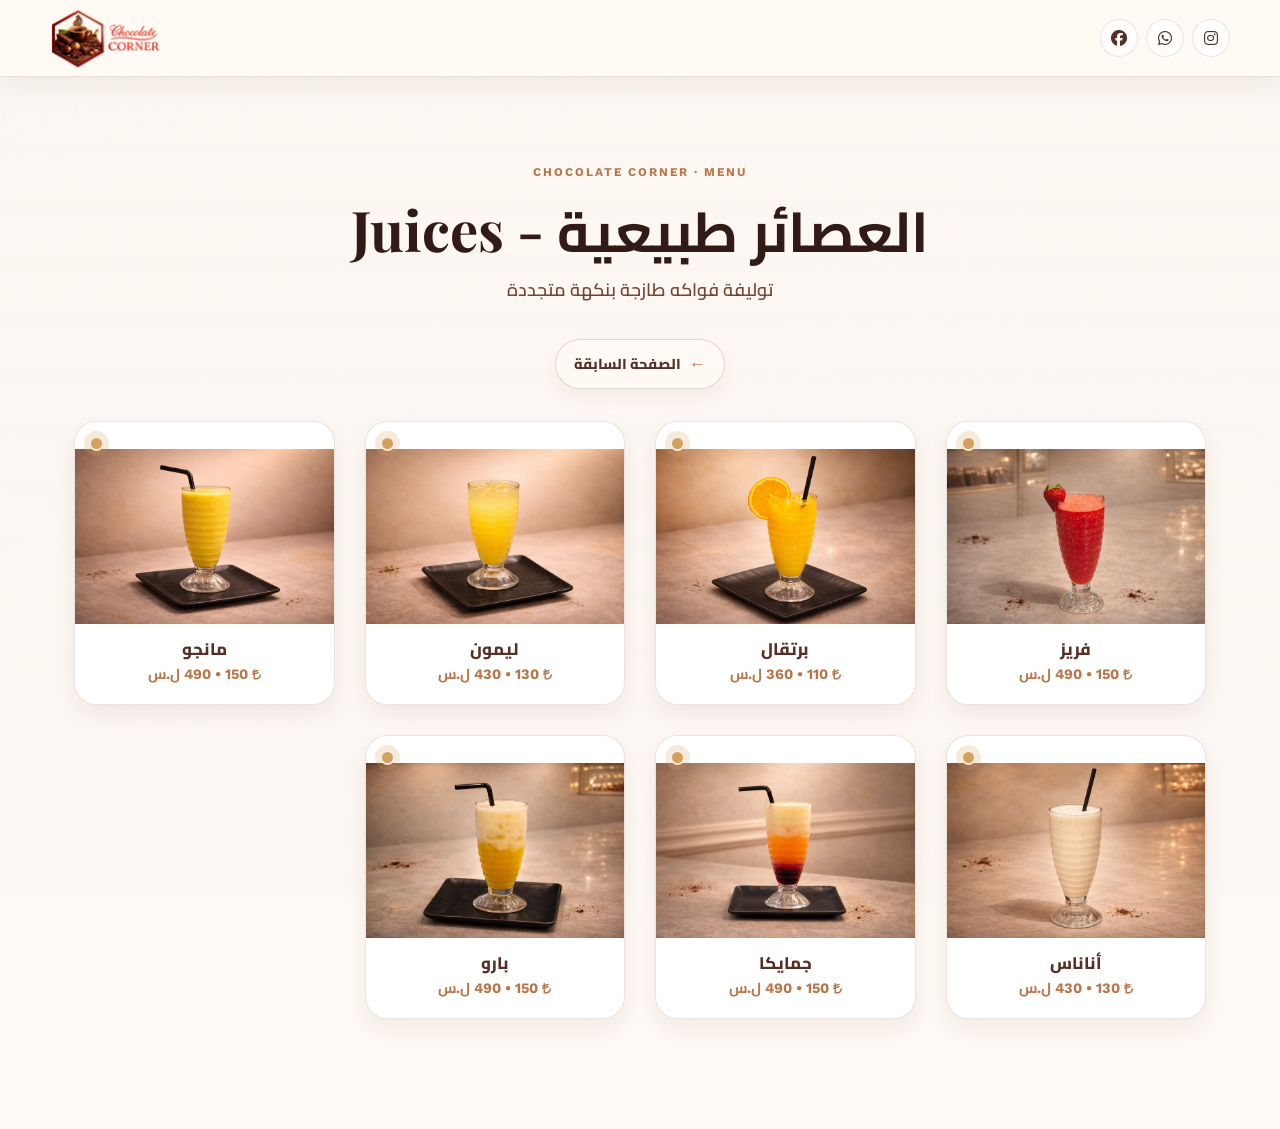
<file: drinks/juices.html>
<!DOCTYPE html>
<html lang="en">

<head>
    <meta charset="UTF-8">
    <meta name="viewport" content="width=device-width, initial-scale=1.0">
    <title>Juices</title>
    <link rel="stylesheet" href="https://cdnjs.cloudflare.com/ajax/libs/font-awesome/6.7.2/css/all.min.css"
        integrity="sha512-Evv84Mr4kqVGRNSgIGL/F/aIDqQb7xQ2vcrdIwxfjThSH8CSR7PBEakCr51Ck+w+/U6swU2Im1vVX0SVk9ABhg=="
        crossorigin="anonymous" referrerpolicy="no-referrer" />
    <link rel="stylesheet" href="css/drinks.css">
    <link rel="icon" href="imgs/IMG_20250620_210014.webp">
</head>

<body>
    <img class="back" src="../images/types-background.webp">
    <header>

        <div class="container">
            <a href="../index.html" class="logo">
               <img src="../images/header-logo.webp" alt="logo" />

            </a>

            <div class="social">
                <a href="https://www.facebook.com/profile.php?id=100057053096693" target="_blank"><i
                        class="fa-brands fa-facebook face"></i></a>
                <a href="https://wa.me/+963956229001" target="_blank"><i class="fa-brands fa-whatsapp whats"></i></a>
                <a href="https://www.instagram.com/1chocolate_corner/" target="_blank"><i
                        class="fa-brands fa-instagram insta"></i></a>
            </div>
        </div>
    </header>
    <div class="head">
        <div>
            <h1>العصائر طبيعية - Juices</h1>
            
        </div>
        <p>توليفة فواكه طازجة بنكهة متجددة</p>
    </div>
    <section class="types">
        <a href="../index.html">الصفحة السابقة</a>


        <div class="container">
<!-- 
            <div class="type">
                <img src="imgs/مكسرات.jpeg" alt="">
                <h2>كرز</h2>
                <p><i class="fa-solid fa-turkish-lira-sign"></i> 100</p>
            </div>

            <div class="type">
                <img src="imgs/مكسرات.jpeg" alt="">
                <h2>توت</h2>
                <p><i class="fa-solid fa-turkish-lira-sign"></i> 100</p>
            </div> -->
            <div class="type">
                <img src="../images/imgs/strubery-juice.webp" alt="" loading="lazy">
                <h2>فريز</h2>
               <p> <i class="fa-solid fa-turkish-lira-sign"></i> 150  •  490 ل.س</p>
            </div>

            <div class="type">
                <img src="../images/imgs/orange-juice.webp" alt="" loading="lazy">
                <h2>برتقال</h2>
                <p> <i class="fa-solid fa-turkish-lira-sign"></i> 110  •  360 ل.س</p>
            </div>
            <div class="type">
                <img src="../images/imgs/limon-juice.webp" alt="" loading="lazy">
                <h2>ليمون</h2>
                <p> <i class="fa-solid fa-turkish-lira-sign"></i> 130  •  430 ل.س</p>
            </div>
            <div class="type">
                <img src="../images/imgs/mango-juice.webp" alt="" loading="lazy">
                <h2>مانجو</h2>
                <p> <i class="fa-solid fa-turkish-lira-sign"></i> 150  •  490 ل.س</p>
            </div>
            <div class="type">
                <img src="../images/imgs/ananas-juice.webp" alt="" loading="lazy">
                <h2>أناناس</h2>
                <p> <i class="fa-solid fa-turkish-lira-sign"></i> 130  •  430 ل.س</p>
            </div>
            <div class="type">
                <img src="../images/imgs/jmaika.webp" alt="" loading="lazy">
                <h2>جمايكا</h2>
                <p> <i class="fa-solid fa-turkish-lira-sign"></i> 150  •  490 ل.س</p>
            </div>
            <div class="type">
                <img src="../images/imgs/baro.webp" alt="" loading="lazy">
                <h2>بارو</h2>
                <p> <i class="fa-solid fa-turkish-lira-sign"></i> 150  •  490 ل.س</p>
            </div>



      


        </div>

    </section>












</body>


</html>
</file>
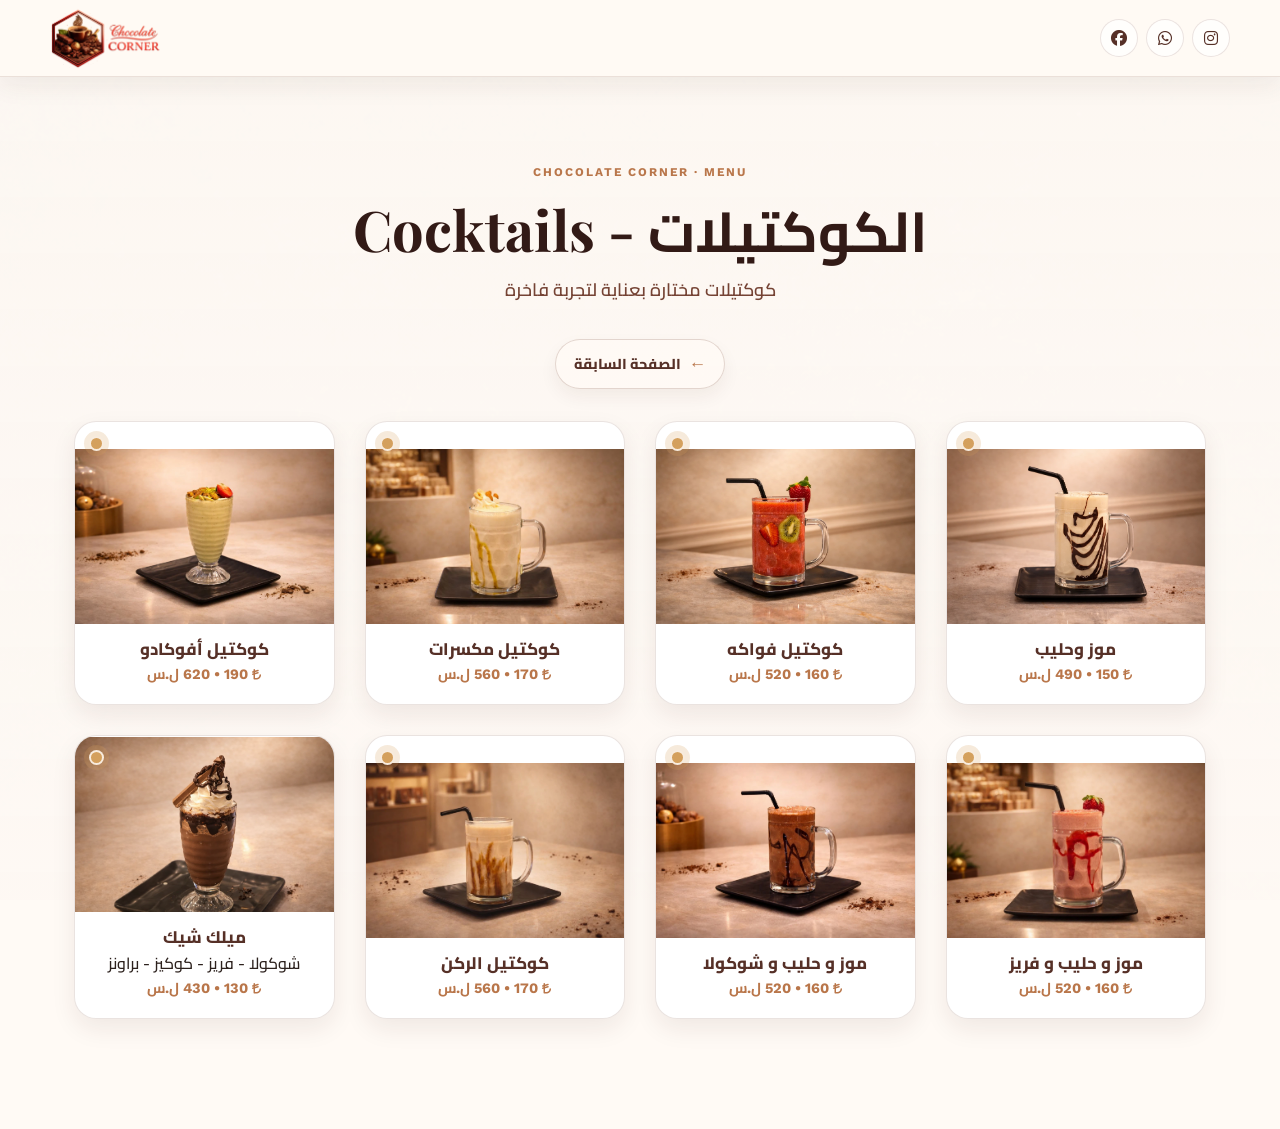
<file: drinks/koktil.html>
<!DOCTYPE html>
<html lang="en">

<head>
    <meta charset="UTF-8">
    <meta name="viewport" content="width=device-width, initial-scale=1.0">
    <title>Cocktails</title>
    <link rel="stylesheet" href="https://cdnjs.cloudflare.com/ajax/libs/font-awesome/6.7.2/css/all.min.css"
        integrity="sha512-Evv84Mr4kqVGRNSgIGL/F/aIDqQb7xQ2vcrdIwxfjThSH8CSR7PBEakCr51Ck+w+/U6swU2Im1vVX0SVk9ABhg=="
        crossorigin="anonymous" referrerpolicy="no-referrer" />
    <link rel="stylesheet" href="css/drinks.css">
    <link rel="icon" href="../images/cold-drinks.webp">
</head>

<body>
    <img class="back" src="../images/types-background.webp">
           <header>
      
        <div class="container">
            <a href="../index.html" class="logo">
               <img src="../images/header-logo.webp" alt="logo" />
              
            </a>

        <div class="social"> 
            <a href="https://www.facebook.com/profile.php?id=100057053096693" target="_blank"><i class="fa-brands fa-facebook face"></i></a>
        <a href="https://wa.me/+963956229001" target="_blank"><i class="fa-brands fa-whatsapp whats"></i></a>
        <a href="https://www.instagram.com/1chocolate_corner/" target="_blank"><i class="fa-brands fa-instagram insta"></i></a>
        </div>
      </div>
    </header>
    <div class="head">
        <div>
            <h1>الكوكتيلات - Cocktails</h1>
           
        </div>
        <p>كوكتيلات مختارة بعناية لتجربة فاخرة</p>
    </div>
    <section class="types">
        <a href="../index.html">الصفحة السابقة</a>

<div class="container">

    <div class="type">
        <img src="../images/imgs/banana-milk.webp" alt="" loading="lazy">
        <h2>موز وحليب</h2>
        <p> <i class="fa-solid fa-turkish-lira-sign"></i> 150  •  490 ل.س</p>
    </div>
    
    <div class="type">
        <img src="../images/imgs/coktail-fruits.webp" alt="" loading="lazy">
        <h2>كوكتيل فواكه</h2>
       <p> <i class="fa-solid fa-turkish-lira-sign"></i> 160  •  520 ل.س</p>
    </div>
    
    <div class="type">
        <img src="../images/imgs/cocktail-moksrat.webp" alt="" loading="lazy">
        <h2>كوكتيل مكسرات</h2>
        <p> <i class="fa-solid fa-turkish-lira-sign"></i> 170  •  560 ل.س</p>
    </div>
    <div class="type">
        <img src="../images/imgs/afokado-coktail.webp" alt="" loading="lazy">
        <h2>كوكتيل أفوكادو</h2>
        <p> <i class="fa-solid fa-turkish-lira-sign"></i> 190  •  620 ل.س</p>
    </div>
    
    <div class="type">
        <img src="../images/imgs/banana-milk-strubery.webp" alt="" loading="lazy">
        <h2>موز و حليب و فريز</h2>
        <p> <i class="fa-solid fa-turkish-lira-sign"></i> 160  •  520 ل.س</p>
    </div>
    <div class="type">
        <img src="../images/imgs/chocolate-milk-banana.webp" alt="" loading="lazy">
        <h2>موز و حليب و شوكولا</h2>
       <p> <i class="fa-solid fa-turkish-lira-sign"></i> 160  •  520 ل.س</p>
    </div>
    
    <div class="type">
        <img src="../images/imgs/cocktail-corner.webp" alt="" loading="lazy">
        <h2>كوكتيل الركن</h2>
        <p> <i class="fa-solid fa-turkish-lira-sign"></i> 170  •  560 ل.س</p>
    </div>
    <div class="type">
        <img src="../images/imgs/milkshake-chocola.webp" alt="" loading="lazy">
        <h2>ميلك شيك</h2>
        <span>شوكولا - فريز - كوكيز - براونز</span>
        <p> <i class="fa-solid fa-turkish-lira-sign"></i> 130  •  430 ل.س</p>
        
    </div>



    
       
        
        
        
    </div>
        
    </section>
    
    
    
    
    
    
    
    
    
    
    
    
</body>


</html>
</file>
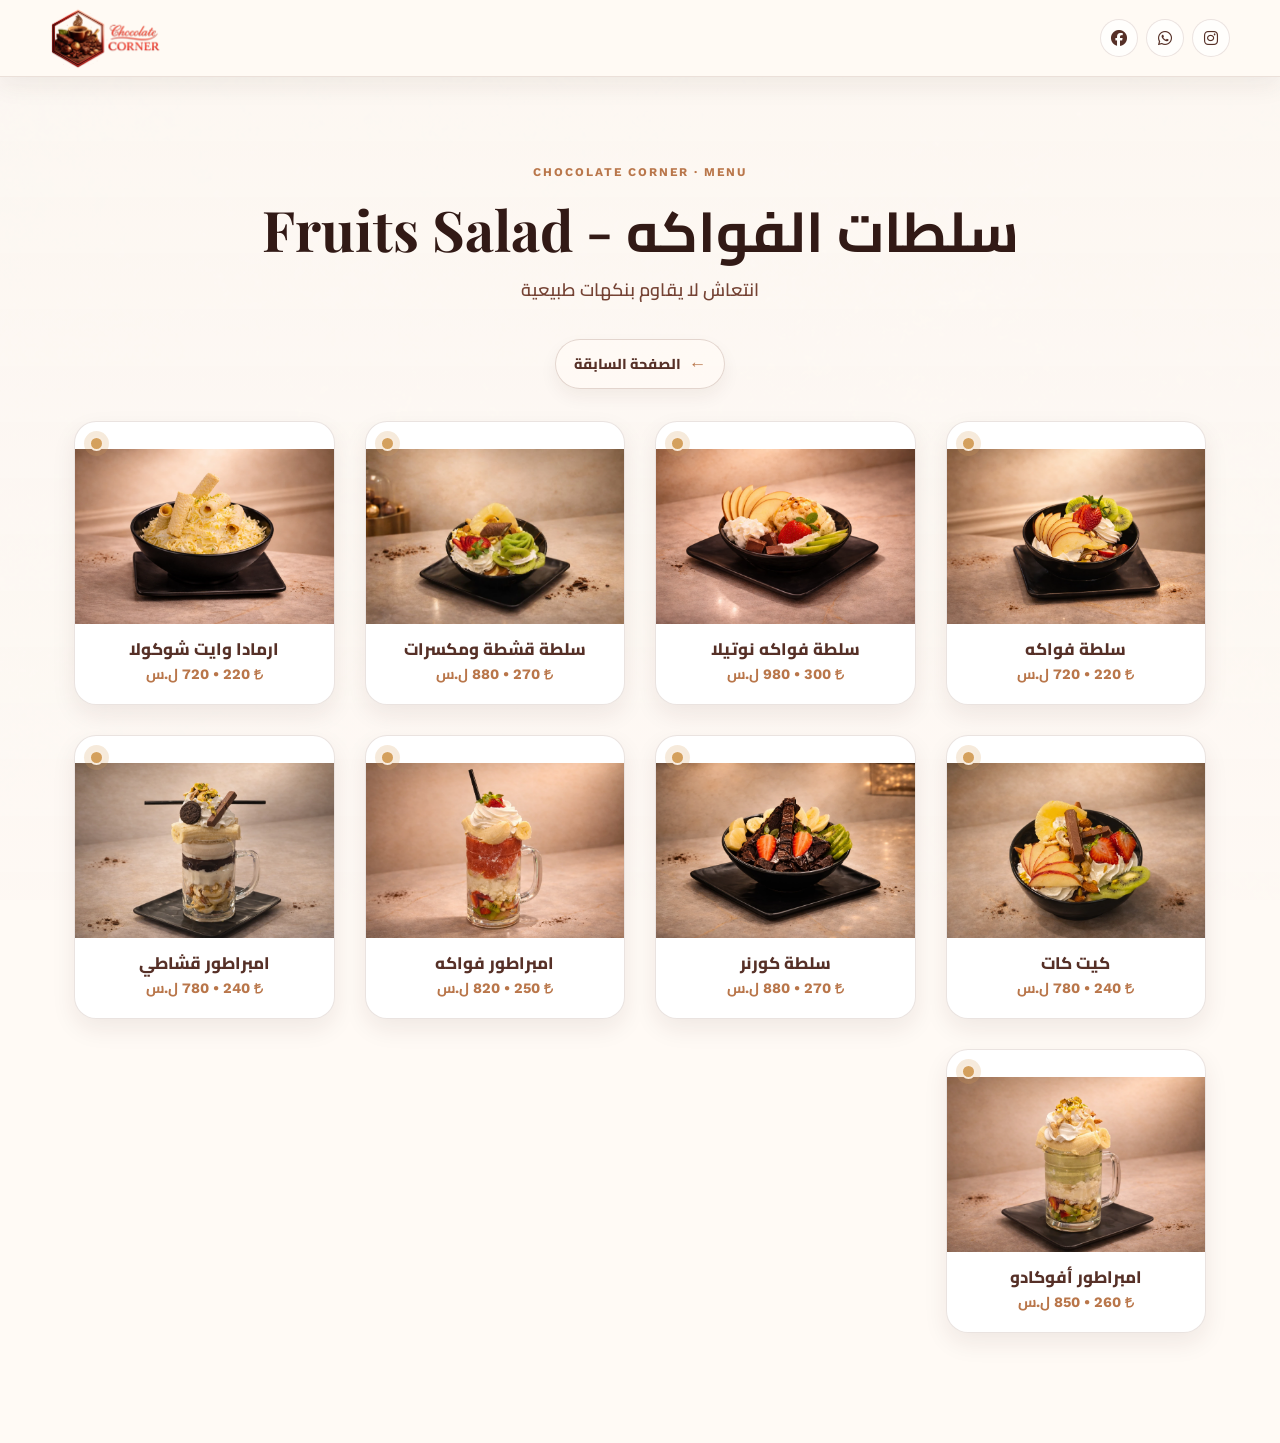
<file: drinks/milk.html>
<!DOCTYPE html>
<html lang="en">

<head>
    <meta charset="UTF-8">
    <meta name="viewport" content="width=device-width, initial-scale=1.0">
    <title>Fruits Salad</title>
    <link rel="stylesheet" href="https://cdnjs.cloudflare.com/ajax/libs/font-awesome/6.7.2/css/all.min.css"
        integrity="sha512-Evv84Mr4kqVGRNSgIGL/F/aIDqQb7xQ2vcrdIwxfjThSH8CSR7PBEakCr51Ck+w+/U6swU2Im1vVX0SVk9ABhg=="
        crossorigin="anonymous" referrerpolicy="no-referrer" />
    <link rel="stylesheet" href="css/drinks.css">
    <link rel="icon" href="../images/salad.webp">
</head>

<body>
    <img class="back" src="../images/types-background.webp">
    <header>

        <div class="container">
            <a href="../index.html" class="logo">
                <img src="../images/header-logo.webp" alt="logo" />

            </a>

            <div class="social">
                <a href="https://www.facebook.com/profile.php?id=100057053096693" target="_blank"><i
                        class="fa-brands fa-facebook face"></i></a>
                <a href="https://wa.me/+963956229001" target="_blank"><i class="fa-brands fa-whatsapp whats"></i></a>
                <a href="https://www.instagram.com/1chocolate_corner/" target="_blank"><i
                        class="fa-brands fa-instagram insta"></i></a>
            </div>
        </div>
    </header>
    <div class="head">
        <div>
            <h1>سلطات الفواكه - Fruits Salad</h1>
           
        </div>
        <p>انتعاش لا يقاوم بنكهات طبيعية</p>
    </div>
    <section class="types">
        <a href="../index.html">الصفحة السابقة</a>

<div class="container">

    
    <div class="type">
        <img src="../images/imgs/fruit-salad-crema-chocolate.webp" alt="" loading="lazy">
        <h2>سلطة فواكه</h2>
       <p> <i class="fa-solid fa-turkish-lira-sign"></i> 220  •  720 ل.س</p>
    </div>
    
    <div class="type">
        <img src="../images/imgs/nutila-ice-fruit-salad.webp" alt="" loading="lazy">
        <h2>سلطة فواكه نوتيلا</h2>
            <p> <i class="fa-solid fa-turkish-lira-sign"></i> 300  •  980 ل.س</p>
        </div>
        
        <div class="type">
            <img src="../images/imgs/qhsta-moksrat.webp" alt="" loading="lazy">
            <h2>سلطة قشطة ومكسرات</h2>
            <p> <i class="fa-solid fa-turkish-lira-sign"></i> 270  •  880 ل.س</p>
        </div>
        
        <div class="type">
            <img src="../images/imgs/aramada-white-choclate.webp" alt="" loading="lazy">
            <h2>ارمادا وايت شوكولا</h2>
           <p> <i class="fa-solid fa-turkish-lira-sign"></i> 220  •  720 ل.س</p>
        </div>
        
        <div class="type">
            <img src="../images/imgs/kitkat-salad.webp" alt="" loading="lazy">
            <h2>كيت كات</h2>
            <p> <i class="fa-solid fa-turkish-lira-sign"></i> 240  •  780 ل.س</p>
        </div>
        <div class="type">
            <img src="../images/imgs/waffle-corner.webp" alt="" loading="lazy">
            <h2>سلطة كورنر</h2>
            <p> <i class="fa-solid fa-turkish-lira-sign"></i> 270  •  880 ل.س</p>
        </div>
        <div class="type">
            <img src="../images/imgs/fruits-empire.webp" alt="" loading="lazy">
            <h2>امبراطور فواكه</h2>
            <p> <i class="fa-solid fa-turkish-lira-sign"></i> 250  •  820 ل.س</p>
        </div>
        <div class="type">
            <img src="../images/imgs/qshta-empire.webp" alt="" loading="lazy">
            <h2>امبراطور قشاطي</h2>
            <p> <i class="fa-solid fa-turkish-lira-sign"></i> 240  •  780 ل.س</p>
        </div>
        <div class="type">
            <img src="../images/imgs/afocado-empire.webp" alt="" loading="lazy">
            <h2>امبراطور أفوكادو</h2>
            <p> <i class="fa-solid fa-turkish-lira-sign"></i> 260  •  850 ل.س</p>
        </div>
        
    </div>
        
    </section>
    
    
    
    
    
    
    
    
    
    
    

</body>


</html>
</file>
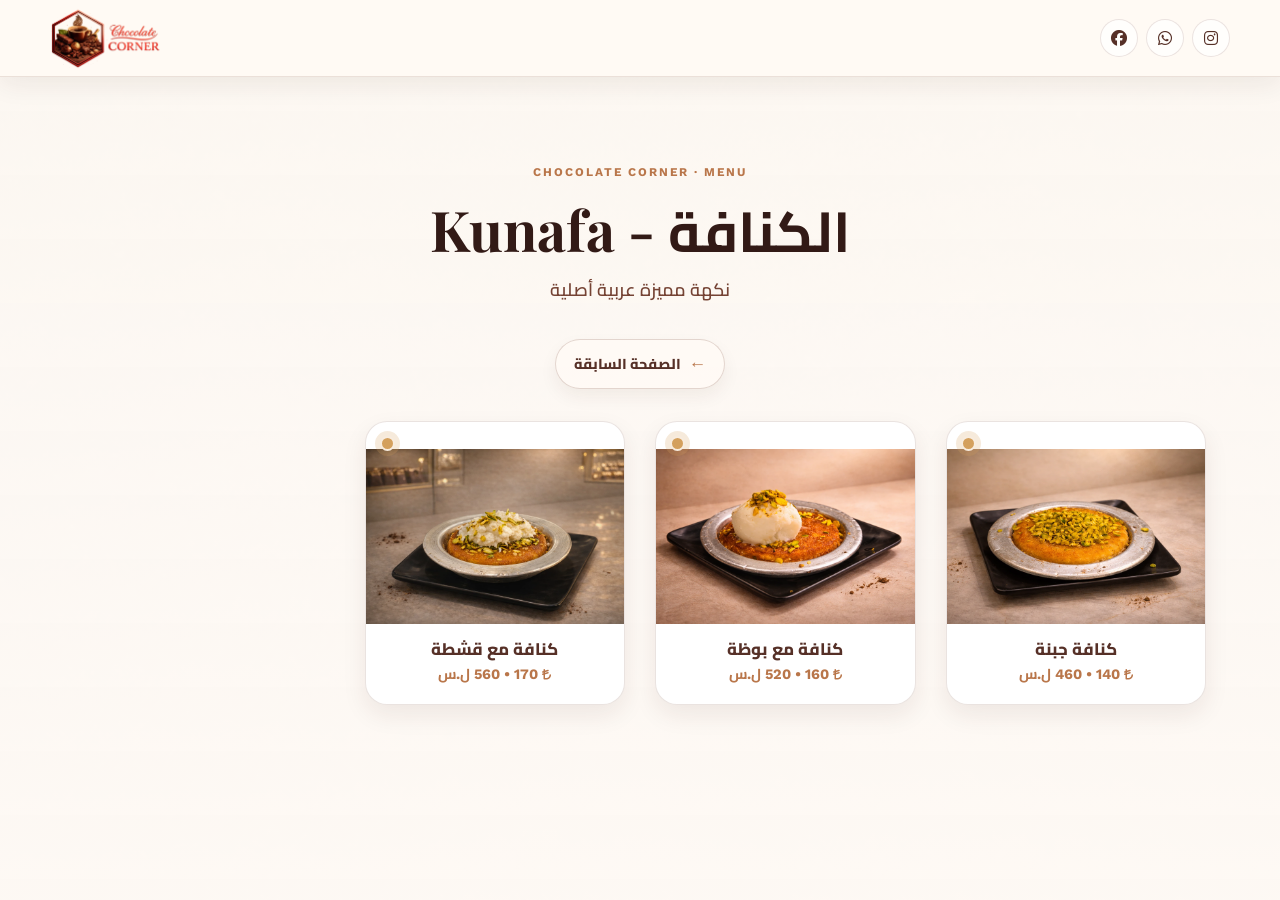
<file: drinks/salad.html>
<!DOCTYPE html>
<html lang="en">

<head>
    <meta charset="UTF-8">
    <meta name="viewport" content="width=device-width, initial-scale=1.0">
    <title>Kunafa</title>
    <link rel="stylesheet" href="https://cdnjs.cloudflare.com/ajax/libs/font-awesome/6.7.2/css/all.min.css"
        integrity="sha512-Evv84Mr4kqVGRNSgIGL/F/aIDqQb7xQ2vcrdIwxfjThSH8CSR7PBEakCr51Ck+w+/U6swU2Im1vVX0SVk9ABhg=="
        crossorigin="anonymous" referrerpolicy="no-referrer" />
    <link rel="stylesheet" href="css/drinks.css">
    <link rel="icon" href="../images/kunafa.webp">
</head>

<body>
    <img class="back" src="../images/types-background.webp">
    <header>

        <div class="container">
            <a href="../index.html" class="logo">
                <img src="../images/header-logo.webp" alt="logo" />

            </a>

            <div class="social">
                <a href="https://www.facebook.com/profile.php?id=100057053096693" target="_blank"><i
                        class="fa-brands fa-facebook face"></i></a>
                <a href="https://wa.me/+963956229001" target="_blank"><i class="fa-brands fa-whatsapp whats"></i></a>
                <a href="https://www.instagram.com/1chocolate_corner/" target="_blank"><i
                        class="fa-brands fa-instagram insta"></i></a>
            </div>
        </div>
    </header>
    <div class="head">
        <div>
            <h1>الكنافة - Kunafa</h1>
           
        </div>
        <p>نكهة مميزة عربية أصلية</p>
    </div>
    <section class="types">
        <a href="../index.html">الصفحة السابقة</a>

<div class="container">

    <div class="type">
        <img src="../images/imgs/cheese-kunafa.webp" alt="" loading="lazy">
        <h2>كنافة جبنة</h2>
       <p> <i class="fa-solid fa-turkish-lira-sign"></i> 140  •  460 ل.س</p>
    </div>
    
    <!-- <div class="type">
        <img src="imgs/فانيل كراميل.jpg" alt="">
        <h2>كنافة اكسترا</h2>
        <p><i class="fa-solid fa-turkish-lira-sign"></i> 200</p>
    </div> -->
    
    <div class="type">
        <img src="../images/imgs/ice-kunafa.webp" alt="" loading="lazy">
        <h2>كنافة مع بوظة</h2>
        <p> <i class="fa-solid fa-turkish-lira-sign"></i> 160  •  520 ل.س</p>
    </div>
    <div class="type">
        <img src="../images/imgs/qshta-kunafa.webp" alt="" loading="lazy">
        <h2>كنافة مع قشطة</h2>
            <p> <i class="fa-solid fa-turkish-lira-sign"></i> 170  •  560 ل.س</p>
        </div>
        
        
    </div>
        
        
    </section>
    
    










</body>


</html>
</file>
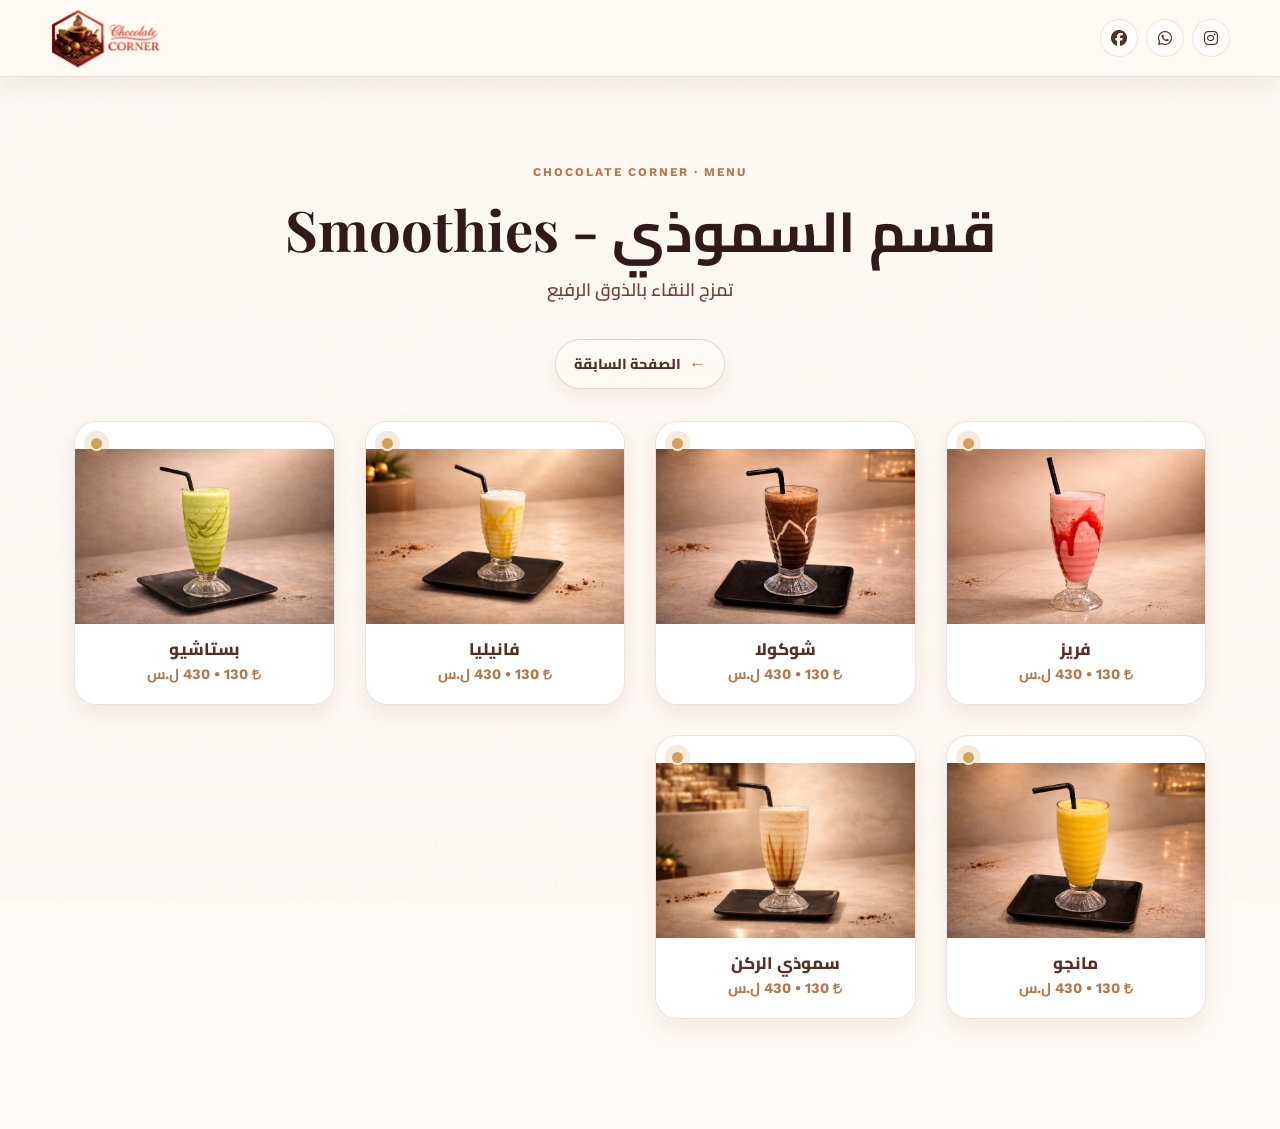
<file: drinks/smooze.html>
<!DOCTYPE html>
<html lang="en">

<head>
    <meta charset="UTF-8">
    <meta name="viewport" content="width=device-width, initial-scale=1.0">
    <title>Smoothies</title>
    <link rel="stylesheet" href="https://cdnjs.cloudflare.com/ajax/libs/font-awesome/6.7.2/css/all.min.css"
        integrity="sha512-Evv84Mr4kqVGRNSgIGL/F/aIDqQb7xQ2vcrdIwxfjThSH8CSR7PBEakCr51Ck+w+/U6swU2Im1vVX0SVk9ABhg=="
        crossorigin="anonymous" referrerpolicy="no-referrer" />
    <link rel="stylesheet" href="css/drinks.css">
    <link rel="icon" href="imgs/IMG_20250620_210014.webp">
</head>

<body>
    <img class="back" src="../images/types-background.webp">
    <header>

        <div class="container">
            <a href="../index.html" class="logo">
               <img src="../images/header-logo.webp" alt="logo" />

            </a>

            <div class="social">
                <a href="https://www.facebook.com/profile.php?id=100057053096693" target="_blank"><i
                        class="fa-brands fa-facebook face"></i></a>
                <a href="https://wa.me/+963956229001" target="_blank"><i class="fa-brands fa-whatsapp whats"></i></a>
                <a href="https://www.instagram.com/1chocolate_corner/" target="_blank"><i
                        class="fa-brands fa-instagram insta"></i></a>
            </div>
        </div>
    </header>
    <div class="head">
        <div>
            <h1>قسم السموذي - Smoothies</h1>
           
        </div>
        <p>تمزج النقاء بالذوق الرفيع</p>
    </div>
    <section class="types">
        <a href="../index.html">الصفحة السابقة</a>


        <div class="container">





            <div class="type">
            <img src="../images/imgs/strubery-smothie.webp" alt="" loading="lazy">
            <h2>فريز</h2>
            <p> <i class="fa-solid fa-turkish-lira-sign"></i> 130  •  430 ل.س</p>
        </div>
        <div class="type">
            <img src="../images/imgs/smothie-chocola.webp" alt="" loading="lazy">
            <h2>شوكولا</h2>
            <p> <i class="fa-solid fa-turkish-lira-sign"></i> 130  •  430 ل.س</p>
        </div>
        <div class="type">
            <img src="../images/imgs/smothie-vanil.webp" alt="" loading="lazy">
            <h2>فانيليا</h2>
            <p> <i class="fa-solid fa-turkish-lira-sign"></i> 130  •  430 ل.س</p>
        </div>
        <div class="type">
            <img src="../images/imgs/smothie-pistachio.webp" alt="" loading="lazy">
            <h2>بستاشيو</h2>
            <p> <i class="fa-solid fa-turkish-lira-sign"></i> 130  •  430 ل.س</p>
        </div>
        <div class="type">
            <img src="../images/imgs/smothie-mango.webp" alt="" loading="lazy">
            <h2>مانجو</h2>
            <p> <i class="fa-solid fa-turkish-lira-sign"></i> 130  •  430 ل.س</p>
        </div>
        <div class="type">
            <img src="../images/imgs/smothie-corner.webp" alt="" loading="lazy">
            <h2>سموذي الركن</h2>
            <p> <i class="fa-solid fa-turkish-lira-sign"></i> 130  •  430 ل.س</p>
        </div>




        </div>

    </section>












</body>


</html>
</file>
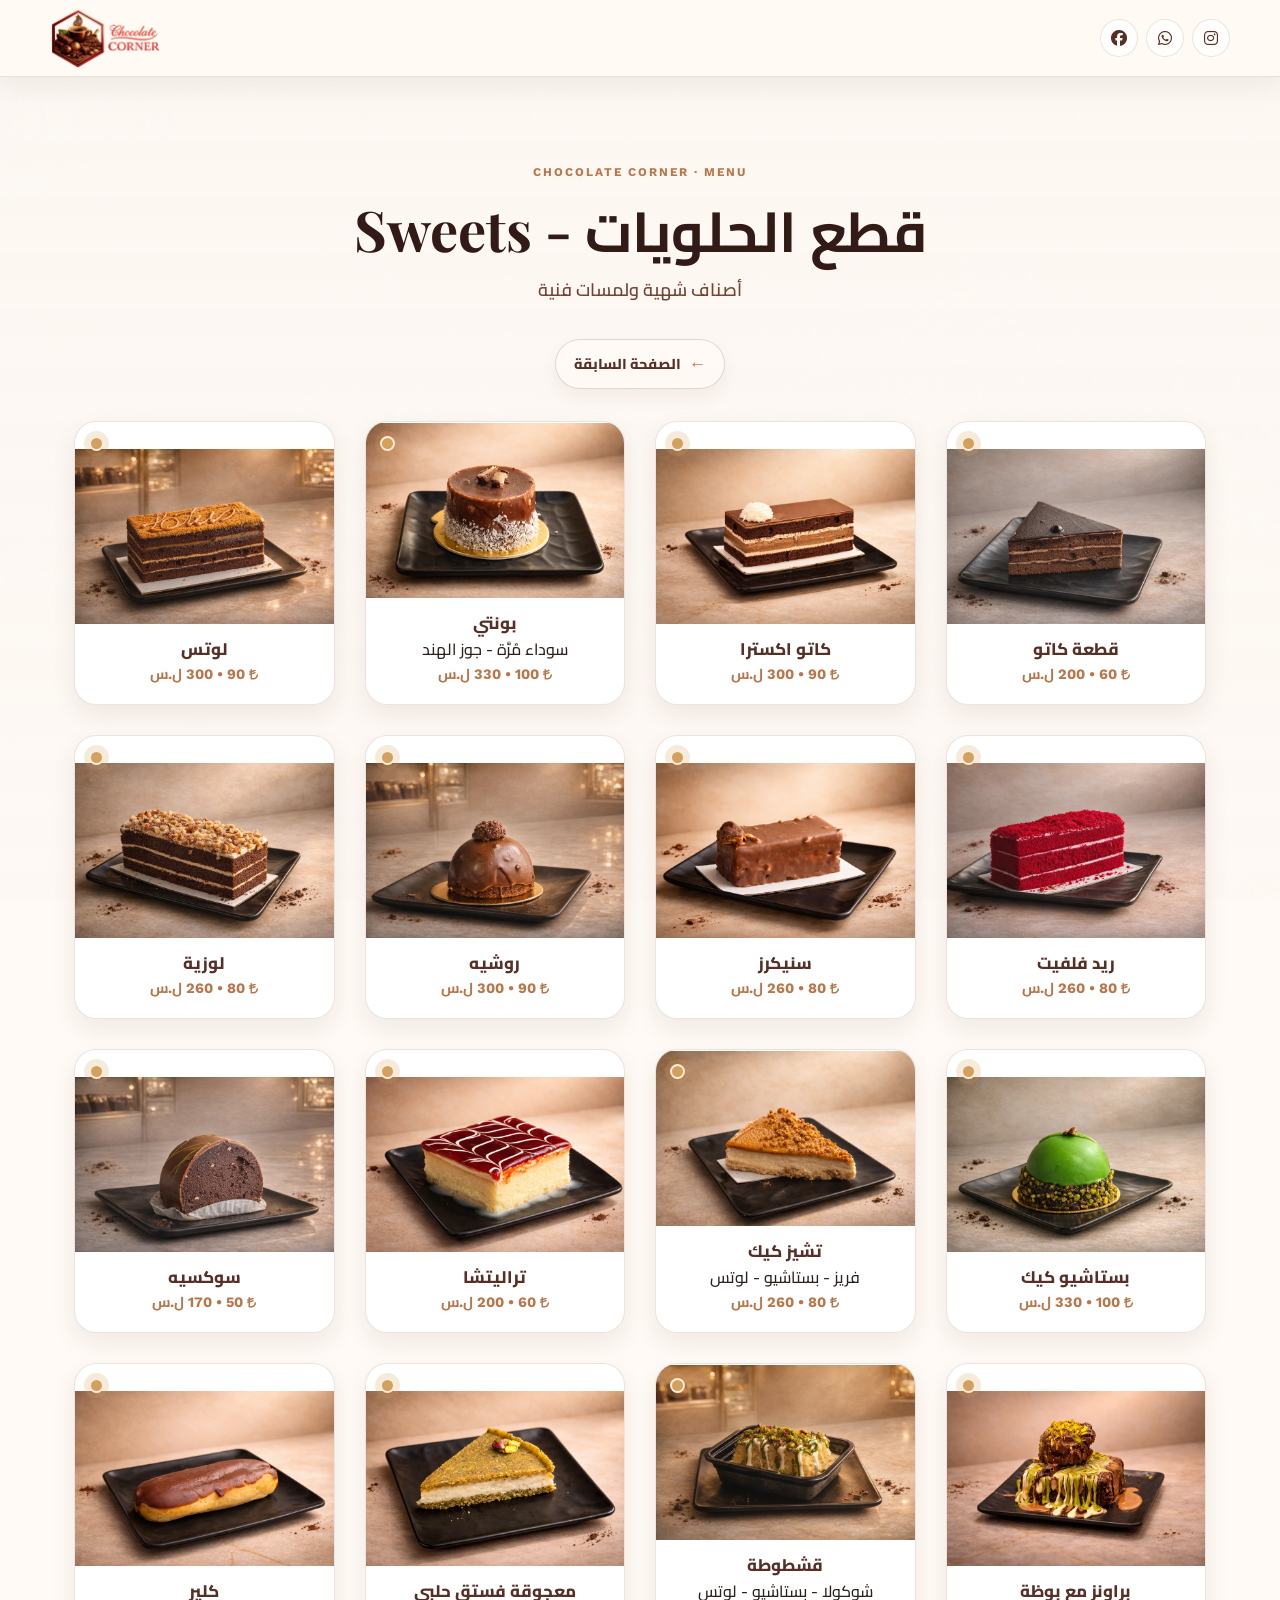
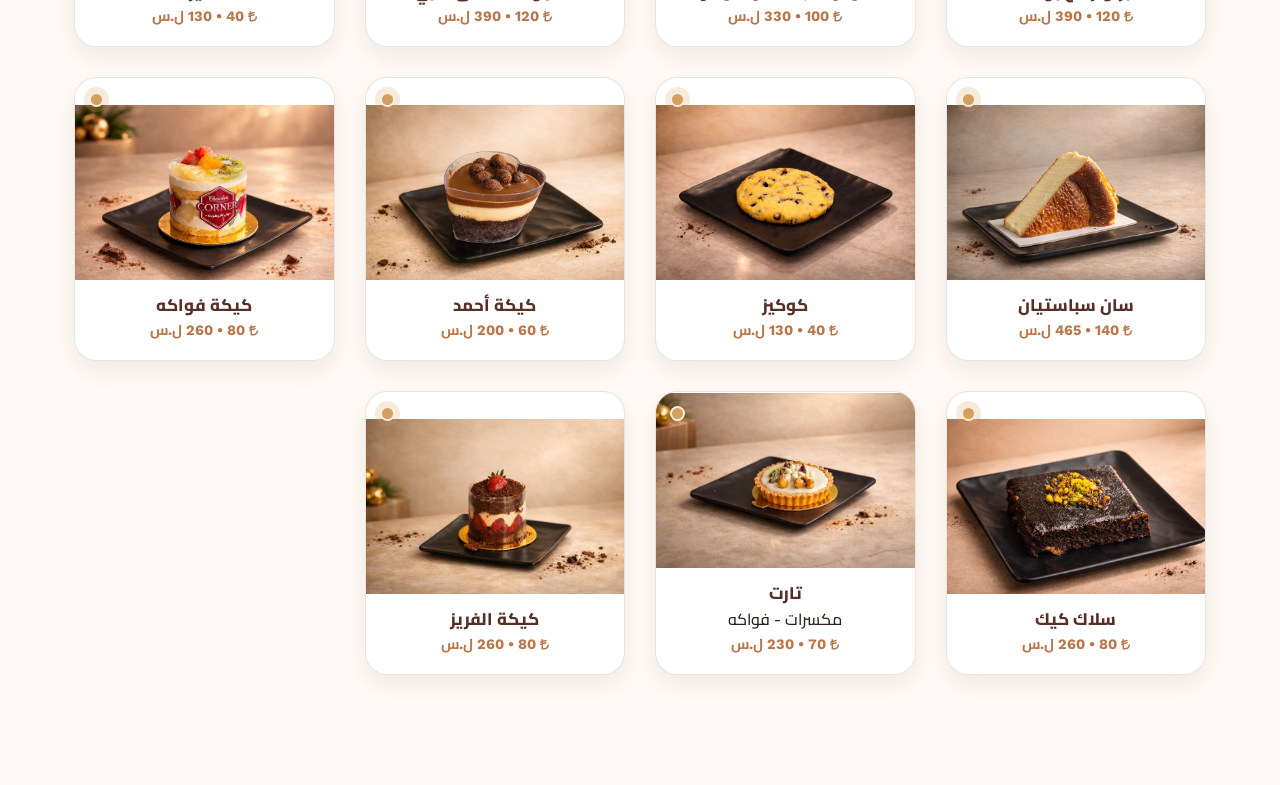
<file: drinks/sweets.html>
<!DOCTYPE html>
<html lang="en">

<head>
    <meta charset="UTF-8">
    <meta name="viewport" content="width=device-width, initial-scale=1.0">
    <title>Sweets</title>
    <link rel="stylesheet" href="https://cdnjs.cloudflare.com/ajax/libs/font-awesome/6.7.2/css/all.min.css"
        integrity="sha512-Evv84Mr4kqVGRNSgIGL/F/aIDqQb7xQ2vcrdIwxfjThSH8CSR7PBEakCr51Ck+w+/U6swU2Im1vVX0SVk9ABhg=="
        crossorigin="anonymous" referrerpolicy="no-referrer" />
    <link rel="stylesheet" href="css/drinks.css">
    <link rel="icon" href="../images/sweets.webp">
</head>

<body>
    <img class="back" src="../images/types-background.webp">
    <header>

        <div class="container">
            <a href="../index.html" class="logo">
                <img src="../images/header-logo.webp" alt="logo" />

            </a>

            <div class="social">
                <a href="https://www.facebook.com/profile.php?id=100057053096693" target="_blank"><i
                        class="fa-brands fa-facebook face"></i></a>
                <a href="https://wa.me/+963956229001" target="_blank"><i class="fa-brands fa-whatsapp whats"></i></a>
                <a href="https://www.instagram.com/1chocolate_corner/" target="_blank"><i
                        class="fa-brands fa-instagram insta"></i></a>
            </div>
        </div>
    </header>
    <div class="head">
        <div>
            <h1>قطع الحلويات - Sweets</h1>
           
        </div>
        <p>أصناف شهية ولمسات فنية</p>
    </div>
    <section class="types">
        <a href="../index.html">الصفحة السابقة</a>
<div class="container">

        <div class="type">
            <img src="../images/imgs/cake-pice.webp" alt="" loading="lazy">
            <h2>قطعة كاتو</h2>
            <p> <i class="fa-solid fa-turkish-lira-sign"></i> 60  •  200 ل.س</p>
        </div>

        <div class="type">
            <img src="../images/imgs/extra-2.webp" alt="" loading="lazy">
            <h2>كاتو اكسترا</h2>
            <p> <i class="fa-solid fa-turkish-lira-sign"></i> 90  •  300 ل.س</p>
        </div>

        <div class="type">
            <img src="../images/imgs/bounty-cake-1.webp" alt="" loading="lazy">
            <h2>بونتي</h2>
            <span>سوداء مُرَّة - جوز الهند</span>
            <p> <i class="fa-solid fa-turkish-lira-sign"></i> 100  •  330 ل.س</p>
        </div>

        <!-- <div class="type">
            <img src="imgs/تشيز اوريو.jpg" alt="">
            <h2>لوكانز</h2>
            <p><i class="fa-solid fa-turkish-lira-sign"></i> 80</p>
        </div> -->

        <div class="type">
            <img src="../images/imgs/lotos-cake.webp" alt="" loading="lazy">
            <h2>لوتس</h2>
            <p> <i class="fa-solid fa-turkish-lira-sign"></i> 90  •  300 ل.س</p>
        </div>
        <!-- <div class="type">
            <img src="imgs/بانكيك.jpeg" alt="">
            <h2>فوندون كيك</h2>
            <p><i class="fa-solid fa-turkish-lira-sign"></i> 80</p>
        </div> -->
        <div class="type">
            <img src="../images/imgs/red-flft.webp" alt="" loading="lazy">
            <h2>ريد فلفيت</h2>
            <p> <i class="fa-solid fa-turkish-lira-sign"></i> 80  •  260 ل.س</p>
        </div>

        <div class="type">
            <img src="../images/imgs/snekrze-cake.webp" alt="" loading="lazy">
            <h2>سنيكرز</h2>
            <p> <i class="fa-solid fa-turkish-lira-sign"></i> 80  •  260 ل.س</p>
        </div>

        <div class="type">
            <img src="../images/imgs/roshieh.webp" alt="" loading="lazy">
            <h2>روشيه</h2>
            <p> <i class="fa-solid fa-turkish-lira-sign"></i> 90  •  300 ل.س</p>
        </div>

        <div class="type">
            <img src="../images/imgs/loziah-cake.webp" alt="" loading="lazy">
            <h2>لوزية</h2>
            <p> <i class="fa-solid fa-turkish-lira-sign"></i> 80  •  260 ل.س</p>
        </div>

        <div class="type">
            <img src="../images/imgs/pistachio-cake.webp" alt="" loading="lazy">
            <h2>بستاشيو كيك</h2>
            <p> <i class="fa-solid fa-turkish-lira-sign"></i> 100  •  330 ل.س</p>
        </div>

        <div class="type">
            <img src="../images/imgs/cheese-cake-lotos.webp" alt="" loading="lazy">
            <h2>تشيز كيك</h2>
            <span>فريز - بستاشيو - لوتس</span>
           <p> <i class="fa-solid fa-turkish-lira-sign"></i> 80  •  260 ل.س</p>
        </div>

        <div class="type">
            <img src="../images/imgs/trilitcha.webp" alt="" loading="lazy">
            <h2>تراليتشا</h2>
            <p> <i class="fa-solid fa-turkish-lira-sign"></i> 60  •  200 ل.س</p>
        </div>

        <div class="type">
            <img src="../images/imgs/soksieh.webp" alt="" loading="lazy">
            <h2>سوكسيه</h2>
            <p> <i class="fa-solid fa-turkish-lira-sign"></i> 50  •  170 ل.س</p>
        </div>

        <div class="type">
            <img src="../images/imgs/brownis-icecream.webp" alt="" loading="lazy">
            <h2>براونز مع بوظة</h2>
            <p> <i class="fa-solid fa-turkish-lira-sign"></i> 120  •  390 ل.س</p>
        </div>

        <div class="type">
            <img src="../images/imgs/qashtota.webp" alt="" loading="lazy">
            <h2>قشطوطة</h2>
            <span>شوكولا - بستاشيو - لوتس</span>
            <p> <i class="fa-solid fa-turkish-lira-sign"></i> 100  •  330 ل.س</p>
        </div>

        <div class="type">
            <img src="../images/imgs/majoka-fusduk.webp" alt="" loading="lazy">
            <h2>معجوقة فستق حلبي</h2>
           <p> <i class="fa-solid fa-turkish-lira-sign"></i> 120  •  390 ل.س</p>
        </div>

        <div class="type">
            <img src="../images/imgs/clere.webp" alt="" loading="lazy">
            <h2>كلير</h2>
            <p> <i class="fa-solid fa-turkish-lira-sign"></i> 40  •  130 ل.س</p>
        </div>

        <div class="type">
            <img src="../images/imgs/sanspastian.webp" alt="" loading="lazy">
            <h2>سان سباستيان</h2>
            <p> <i class="fa-solid fa-turkish-lira-sign"></i> 140  •  465 ل.س</p>
        </div>

        <div class="type">
            <img src="../images/imgs/cookies.webp" alt="" loading="lazy">
            <h2>كوكيز</h2>
            <p> <i class="fa-solid fa-turkish-lira-sign"></i> 40  •  130 ل.س</p>
        </div>

        <div class="type">
            <img src="../images/imgs/ahmad-cake.webp" alt="" loading="lazy">
            <h2>كيكة أحمد</h2>
            <p> <i class="fa-solid fa-turkish-lira-sign"></i> 60  •  200 ل.س</p>
        </div>
        <div class="type">
            <img src="../images/imgs/fruits-cake.webp" alt="" loading="lazy">
            <h2>كيكة فواكه</h2>
            <p> <i class="fa-solid fa-turkish-lira-sign"></i> 80  •  260 ل.س</p>
        </div>
        <div class="type">
            <img src="../images/imgs/slak-cake.webp" alt="" loading="lazy">
            <h2>سلاك كيك</h2>
            <p> <i class="fa-solid fa-turkish-lira-sign"></i> 80  •  260 ل.س</p>
        </div>
        <div class="type">
            <img src="../images/imgs/moksrat-tart.webp" alt="" loading="lazy">
            <h2>تارت</h2>
            <span>مكسرات - فواكه</span>
            <p> <i class="fa-solid fa-turkish-lira-sign"></i> 70  •  230 ل.س</p>
        </div>
        <div class="type">
            <img src="../images/imgs/strubery-cake.webp" alt="" loading="lazy">
            <h2>كيكة الفريز</h2>
            <p> <i class="fa-solid fa-turkish-lira-sign"></i> 80  •  260 ل.س</p>
        </div>





   

</div>
    </section>












</body>


</html>
</file>
<file: css/style.css>
@import url("https://fonts.googleapis.com/css2?family=Cairo:wght@300;400;500;600;700;800&family=Gveret+Levin&family=Playfair+Display:ital,wght@0,400;0,500;0,600;0,700;1,400;1,500;1,600&family=Work+Sans:wght@400;500;600;700&display=swap");

:root {
    --espresso: #321a16;
    --cacao: #563027;
    --chocolate: #754334;
    --caramel: #b9764a;
    --gold: #d4a05d;
    --cream: #fffaf5;
    --milk: #f6e9de;
    --peach: #efd4c3;
    --sage: #c9d1be;
    --ink: #2c211d;
    --white: #ffffff;
    --shadow: 0 18px 45px rgba(63, 31, 22, 0.14);
}

* {
    padding: 0;
    margin: 0;
    box-sizing: border-box;
}

html {
    scroll-behavior: smooth;
}

body {
    direction: rtl;
    color: var(--ink);
    background: var(--cream);
    font-family: "Cairo", sans-serif;
    font-weight: 500;
    line-height: 1.6;
    overflow-x: hidden;
}

body::before {
    content: "";
    position: fixed;
    inset: 0;
    z-index: -2;
    pointer-events: none;
    opacity: 0.45;
    background-image: radial-gradient(circle at 10% 15%, rgba(212, 160, 93, 0.13) 0 2px, transparent 2.5px), radial-gradient(circle at 85% 70%, rgba(117, 67, 52, 0.08) 0 1px, transparent 2px);
    background-size: 34px 34px, 27px 27px;
}

a {
    color: inherit;
    text-decoration: none;
}

.container {
    width: min(1180px, calc(100% - 48px));
    margin-inline: auto;
}

header {
    position: sticky;
    top: 0;
    z-index: 1000;
    min-height: 76px;
    direction: ltr;
    background: rgba(255, 250, 245, 0.92);
    border-bottom: 1px solid rgba(117, 67, 52, 0.14);
    box-shadow: 0 8px 24px rgba(63, 31, 22, 0.07);
    backdrop-filter: blur(16px);
}

header .container {
    min-height: 76px;
    display: flex;
    align-items: center;
    justify-content: space-between;
}

header .logo {
    display: inline-flex;
    align-items: center;
}

header .logo img {
    width: auto;
    height: 62px;
    object-fit: contain;
}

header .social {
    display: flex;
    gap: 8px;
    align-items: center;
}

header .social i {
    display: grid;
    place-items: center;
    width: 38px;
    height: 38px;
    margin: 0;
    border: 1px solid rgba(117, 67, 52, 0.14);
    border-radius: 50%;
    color: var(--cacao);
    background: rgba(255, 255, 255, 0.7);
    font-size: 16px;
    transition: transform 180ms ease, color 180ms ease, background 180ms ease;
}

header .social a:hover i,
header .social a:focus-visible i {
    color: var(--white);
    background: var(--cacao);
    transform: translateY(-3px);
}

.interface {
    position: relative;
    min-height: clamp(430px, 56vw, 590px);
    display: grid;
    place-items: center;
    overflow: hidden;
    isolation: isolate;
    background: linear-gradient(115deg, rgba(50, 26, 22, 0.9), rgba(86, 48, 39, 0.58)), url("../images/header-background.webp") center / cover;
    border-bottom: 1px solid rgba(212, 160, 93, 0.3);
}

.interface::before,
.interface::after {
    content: "";
    position: absolute;
    pointer-events: none;
    border-radius: 50%;
}

.interface::before {
    width: 380px;
    height: 380px;
    left: -150px;
    bottom: -190px;
    background: rgba(212, 160, 93, 0.18);
    box-shadow: 0 0 0 36px rgba(212, 160, 93, 0.06), 0 0 0 72px rgba(212, 160, 93, 0.04);
}

.interface::after {
    width: 240px;
    height: 240px;
    right: -90px;
    top: -90px;
    background: rgba(239, 212, 195, 0.14);
}

.interface .container {
    position: relative;
    z-index: 1;
    display: grid;
    place-items: center;
    text-align: center;
}

.hero-content {
    display: flex;
    flex-direction: column;
    align-items: center;
    gap: 10px;
    max-width: 680px;
    padding: 42px 20px;
    color: var(--cream);
}

.hero-kicker,
.section-eyebrow {
    color: var(--gold);
    font-family: "Work Sans", sans-serif;
    font-size: 0.74rem;
    font-weight: 700;
    letter-spacing: 0.17em;
    text-transform: uppercase;
}

.hero-content img {
    width: min(430px, 85vw);
    height: auto;
    max-height: 260px;
    object-fit: contain;
    filter: drop-shadow(0 16px 24px rgba(0, 0, 0, 0.3));
}

.hero-content p {
    max-width: 460px;
    color: rgba(255, 250, 245, 0.9);
    font-size: clamp(1rem, 2vw, 1.25rem);
    font-weight: 500;
}

.hero-cta {
    display: inline-flex;
    align-items: center;
    gap: 10px;
    margin-top: 12px;
    padding: 12px 22px;
    border: 1px solid rgba(255, 250, 245, 0.38);
    border-radius: 999px;
    color: var(--espresso);
    background: var(--gold);
    box-shadow: 0 12px 24px rgba(38, 16, 10, 0.2);
    font-size: 0.95rem;
    font-weight: 800;
    transition: transform 180ms ease, background 180ms ease;
}

.hero-cta:hover,
.hero-cta:focus-visible {
    background: var(--cream);
    transform: translateY(-3px);
}

.ours {
    padding: clamp(58px, 8vw, 92px) 0;
    background: rgba(255, 250, 245, 0.72);
}

.ours + .ours {
    padding-top: 18px;
    background: rgba(246, 233, 222, 0.48);
}

.sub {
    width: min(1180px, calc(100% - 48px));
    margin: 0 auto clamp(28px, 4vw, 46px);
    display: flex;
    align-items: end;
    gap: 28px;
    direction: rtl;
}

.sub > div {
    flex: 0 0 auto;
}

.sub h2 {
    margin-top: 2px;
    color: var(--espresso);
    font-family: "Playfair Display", "Cairo", serif;
    font-size: clamp(2rem, 4vw, 3.2rem);
    font-weight: 700;
    line-height: 1;
}

.sub hr {
    flex: 1;
    min-width: 48px;
    margin-bottom: 8px;
    border: 0;
    border-top: 1px solid rgba(117, 67, 52, 0.24);
}

.sub > p {
    margin-bottom: 5px;
    color: var(--caramel);
    font-size: 0.95rem;
    font-weight: 800;
    white-space: nowrap;
}

.ours .container .all {
    display: grid;
    grid-template-columns: repeat(4, minmax(0, 1fr));
    gap: clamp(18px, 2.4vw, 30px);
}

.ours .container .all > a {
    min-width: 0;
}

.container .all .drink {
    position: relative;
    min-height: 330px;
    display: flex;
    flex-direction: column;
    justify-content: flex-end;
    overflow: hidden;
    border: 1px solid rgba(117, 67, 52, 0.15);
    border-radius: 22px;
    background: var(--white);
    box-shadow: 0 10px 25px rgba(63, 31, 22, 0.08);
    text-align: center;
    transition: transform 220ms ease, box-shadow 220ms ease, border-color 220ms ease;
}

.container .all .drink::after {
    content: "";
    position: absolute;
    top: 14px;
    left: 14px;
    width: 11px;
    height: 11px;
    border: 2px solid rgba(255, 250, 245, 0.85);
    border-radius: 50%;
    background: var(--gold);
    box-shadow: 0 0 0 5px rgba(212, 160, 93, 0.22);
}

.container .all .drink:hover,
.container .all a:focus-visible .drink {
    border-color: rgba(185, 118, 74, 0.55);
    box-shadow: var(--shadow);
    transform: translateY(-8px);
}

.container .all .drink img {
    width: 100%;
    height: 225px;
    object-fit: cover;
    display: block;
    transition: transform 400ms ease;
}

.container .all .drink:hover img {
    transform: scale(1.045);
}

.container .all .drink h3 {
    position: relative;
    z-index: 1;
    margin: 0;
    padding: 3px 16px 0;
    color: var(--cacao);
    font-family: "Work Sans", "Cairo", sans-serif;
    font-size: 1.12rem;
    font-weight: 700;
    line-height: 1.35;
}

.container .all .drink h3:last-child {
    padding: 0 16px 20px;
    color: var(--caramel);
    font-family: "Cairo", sans-serif;
    font-size: 0.92rem;
    font-weight: 700;
}

footer {
    padding: 36px 20px 42px;
    border-top: 1px solid rgba(212, 160, 93, 0.25);
    background: var(--espresso);
    color: rgba(255, 250, 245, 0.74);
    text-align: center;
}

footer p {
    margin: 4px 0;
    font-size: 0.9rem;
    font-weight: 500;
}

footer p span {
    color: var(--gold);
    font-weight: 800;
}

footer p span a {
    display: inline-block;
    margin-inline-start: 6px;
    padding: 1px 8px;
    border-radius: 6px;
    color: var(--espresso);
    background: var(--cream);
}

.whatsapp {
    position: fixed;
    left: 22px;
    bottom: 22px;
    z-index: 900;
    display: grid;
    place-items: center;
    width: 50px;
    height: 50px;
    border: 3px solid var(--cream);
    border-radius: 50%;
    color: var(--white);
    background: #319b62;
    box-shadow: 0 10px 24px rgba(26, 66, 42, 0.3);
    font-size: 25px;
    transition: transform 180ms ease;
}

.whatsapp:hover,
.whatsapp:focus-visible {
    transform: scale(1.1) rotate(-5deg);
}

:focus-visible {
    outline: 3px solid var(--gold);
    outline-offset: 4px;
}

@media (max-width: 900px) {
    .ours .container .all {
        grid-template-columns: repeat(2, minmax(0, 1fr));
    }
}

@media (max-width: 600px) {
    .container,
    .sub {
        width: min(100% - 30px, 480px);
    }

    header,
    header .container {
        min-height: 68px;
    }

    header .logo img {
        height: 56px;
    }

    header .social {
        gap: 4px;
    }

    header .social i {
        width: 34px;
        height: 34px;
        font-size: 14px;
    }

    .interface {
        min-height: 480px;
    }

    .hero-content {
        padding: 28px 8px;
    }

    .hero-content img {
        max-height: 210px;
    }

    .sub {
        align-items: center;
        gap: 12px;
    }

    .sub hr {
        min-width: 20px;
    }

    .sub > p {
        font-size: 0.78rem;
    }

    .ours .container .all {
        grid-template-columns: 1fr 1fr;
        gap: 14px;
    }

    .container .all .drink {
        min-height: 235px;
        border-radius: 16px;
    }

    .container .all .drink img {
        height: 145px;
    }

    .container .all .drink h3 {
        padding-inline: 8px;
        font-size: 0.92rem;
    }

    .container .all .drink h3:last-child {
        padding: 0 8px 14px;
        font-size: 0.75rem;
    }

    .whatsapp {
        left: 15px;
        bottom: 15px;
        width: 46px;
        height: 46px;
        font-size: 22px;
    }
}
</file>
<file: drinks/css/drinks.css>
@import url("https://fonts.googleapis.com/css2?family=Cairo:wght@300;400;500;600;700;800&family=Gveret+Levin&family=Playfair+Display:ital,wght@0,400;0,500;0,600;0,700;1,400;1,500;1,600&family=Work+Sans:wght@400;500;600;700&display=swap");

:root {
    --espresso: #321a16;
    --cacao: #563027;
    --chocolate: #754334;
    --caramel: #b9764a;
    --gold: #d4a05d;
    --cream: #fffaf5;
    --milk: #f6e9de;
    --peach: #efd4c3;
    --ink: #2c211d;
    --white: #ffffff;
    --shadow: 0 18px 45px rgba(63, 31, 22, 0.14);
}

* {
    padding: 0;
    margin: 0;
    box-sizing: border-box;
}

html {
    scroll-behavior: smooth;
}

body {
    position: relative;
    min-height: 100vh;
    direction: rtl;
    color: var(--ink);
    background: var(--cream);
    font-family: "Cairo", sans-serif;
    font-weight: 500;
    line-height: 1.6;
    overflow-x: hidden;
}

body::before {
    content: "";
    position: fixed;
    inset: 0;
    z-index: -1;
    pointer-events: none;
    background: linear-gradient(rgba(255, 250, 245, 0.88), rgba(255, 250, 245, 0.94));
}

.back {
    position: fixed;
    inset: 0;
    z-index: -2;
    width: 100%;
    height: 100%;
    object-fit: cover;
    opacity: 0.12;
    filter: saturate(0.72) sepia(0.18);
    pointer-events: none;
}

a {
    color: inherit;
    text-decoration: none;
}

.container {
    width: min(1180px, calc(100% - 48px));
    margin-inline: auto;
}

header {
    position: sticky;
    top: 0;
    z-index: 1000;
    min-height: 76px;
    direction: ltr;
    background: rgba(255, 250, 245, 0.92);
    border-bottom: 1px solid rgba(117, 67, 52, 0.14);
    box-shadow: 0 8px 24px rgba(63, 31, 22, 0.07);
    backdrop-filter: blur(16px);
}

header .container {
    min-height: 76px;
    display: flex;
    align-items: center;
    justify-content: space-between;
}

header .logo {
    display: inline-flex;
    align-items: center;
}

header .logo img {
    width: auto;
    height: 62px;
    object-fit: contain;
}

header .social {
    display: flex;
    gap: 8px;
    align-items: center;
}

header .social i {
    display: grid;
    place-items: center;
    width: 38px;
    height: 38px;
    margin: 0;
    border: 1px solid rgba(117, 67, 52, 0.14);
    border-radius: 50%;
    color: var(--cacao);
    background: rgba(255, 255, 255, 0.7);
    font-size: 16px;
    transition: transform 180ms ease, color 180ms ease, background 180ms ease;
}

header .social a:hover i,
header .social a:focus-visible i {
    color: var(--white);
    background: var(--cacao);
    transform: translateY(-3px);
}

.head {
    width: min(920px, calc(100% - 48px));
    margin: 0 auto;
    padding: clamp(52px, 8vw, 86px) 0 34px;
    text-align: center;
}

.head::before {
    content: "Chocolate Corner · Menu";
    display: block;
    margin-bottom: 12px;
    color: var(--caramel);
    font-family: "Work Sans", sans-serif;
    font-size: 0.74rem;
    font-weight: 700;
    letter-spacing: 0.17em;
    text-transform: uppercase;
}

.head h1 {
    color: var(--espresso);
    font-family: "Playfair Display", "Cairo", serif;
    font-size: clamp(2rem, 5vw, 3.5rem);
    font-weight: 700;
    line-height: 1.25;
}

.head p {
    margin-top: 12px;
    color: var(--chocolate);
    font-size: clamp(0.95rem, 2vw, 1.12rem);
    font-weight: 600;
}

.types {
    width: min(1180px, calc(100% - 48px));
    margin: 0 auto;
    padding: 0 0 clamp(70px, 9vw, 110px);
    text-align: center;
}

.types > a {
    display: inline-flex;
    align-items: center;
    gap: 8px;
    margin-bottom: 32px;
    padding: 10px 18px;
    border: 1px solid rgba(117, 67, 52, 0.2);
    border-radius: 999px;
    color: var(--cacao);
    background: rgba(255, 250, 245, 0.78);
    box-shadow: 0 8px 18px rgba(63, 31, 22, 0.06);
    font-size: 0.9rem;
    font-weight: 800;
    transition: transform 180ms ease, color 180ms ease, background 180ms ease;
}

.types > a::before {
    content: "←";
    color: var(--caramel);
    font-size: 1.1rem;
}

.types > a:hover,
.types > a:focus-visible {
    color: var(--cream);
    background: var(--cacao);
    transform: translateY(-3px);
}

.types .container {
    display: grid;
    grid-template-columns: repeat(4, minmax(0, 1fr));
    gap: clamp(18px, 2.4vw, 30px);
}

.type {
    position: relative;
    min-width: 0;
    min-height: 284px;
    display: flex;
    flex-direction: column;
    justify-content: flex-end;
    align-items: stretch;
    overflow: hidden;
    margin: 0;
    border: 1px solid rgba(117, 67, 52, 0.15);
    border-radius: 22px;
    background: var(--white);
    box-shadow: 0 10px 25px rgba(63, 31, 22, 0.08);
    text-align: center;
    transition: transform 220ms ease, box-shadow 220ms ease, border-color 220ms ease;
}

.type::after {
    content: "";
    position: absolute;
    top: 14px;
    left: 14px;
    width: 11px;
    height: 11px;
    border: 2px solid rgba(255, 250, 245, 0.85);
    border-radius: 50%;
    background: var(--gold);
    box-shadow: 0 0 0 5px rgba(212, 160, 93, 0.22);
}

.type:hover {
    border-color: rgba(185, 118, 74, 0.55);
    box-shadow: var(--shadow);
    transform: translateY(-8px);
}

.type img {
    width: 100%;
    height: 175px;
    object-fit: cover;
    display: block;
    transition: transform 400ms ease;
}

.type:hover img {
    transform: scale(1.045);
}

.type h2 {
    margin: 0;
    padding: 14px 12px 2px;
    color: var(--cacao);
    font-size: 1.05rem;
    font-weight: 800;
    line-height: 1.35;
}

.type p {
    width: auto;
    height: auto;
    margin: 0;
    padding: 0 12px 18px;
    border-radius: 0;
    color: var(--caramel);
    background: transparent;
    font-family: "Work Sans", "Cairo", sans-serif;
    font-size: 0.9rem;
    font-weight: 700;
}

.fa-turkish-lira-sign {
    font-size: 0.75rem;
}

:focus-visible {
    outline: 3px solid var(--gold);
    outline-offset: 4px;
}

@media (max-width: 900px) {
    .types .container {
        grid-template-columns: repeat(3, minmax(0, 1fr));
    }
}

@media (max-width: 640px) {
    .container,
    .head,
    .types {
        width: min(100% - 30px, 480px);
    }

    header,
    header .container {
        min-height: 68px;
    }

    header .logo img {
        height: 56px;
    }

    header .social {
        gap: 4px;
    }

    header .social i {
        width: 34px;
        height: 34px;
        font-size: 14px;
    }

    .types .container {
        grid-template-columns: repeat(2, minmax(0, 1fr));
        gap: 14px;
    }

    .type {
        min-height: 238px;
        border-radius: 16px;
    }

    .type img {
        height: 132px;
    }

    .type h2 {
        padding-inline: 7px;
        font-size: 0.91rem;
    }

    .type p {
        padding: 0 7px 14px;
        font-size: 0.76rem;
    }
}
</file>
